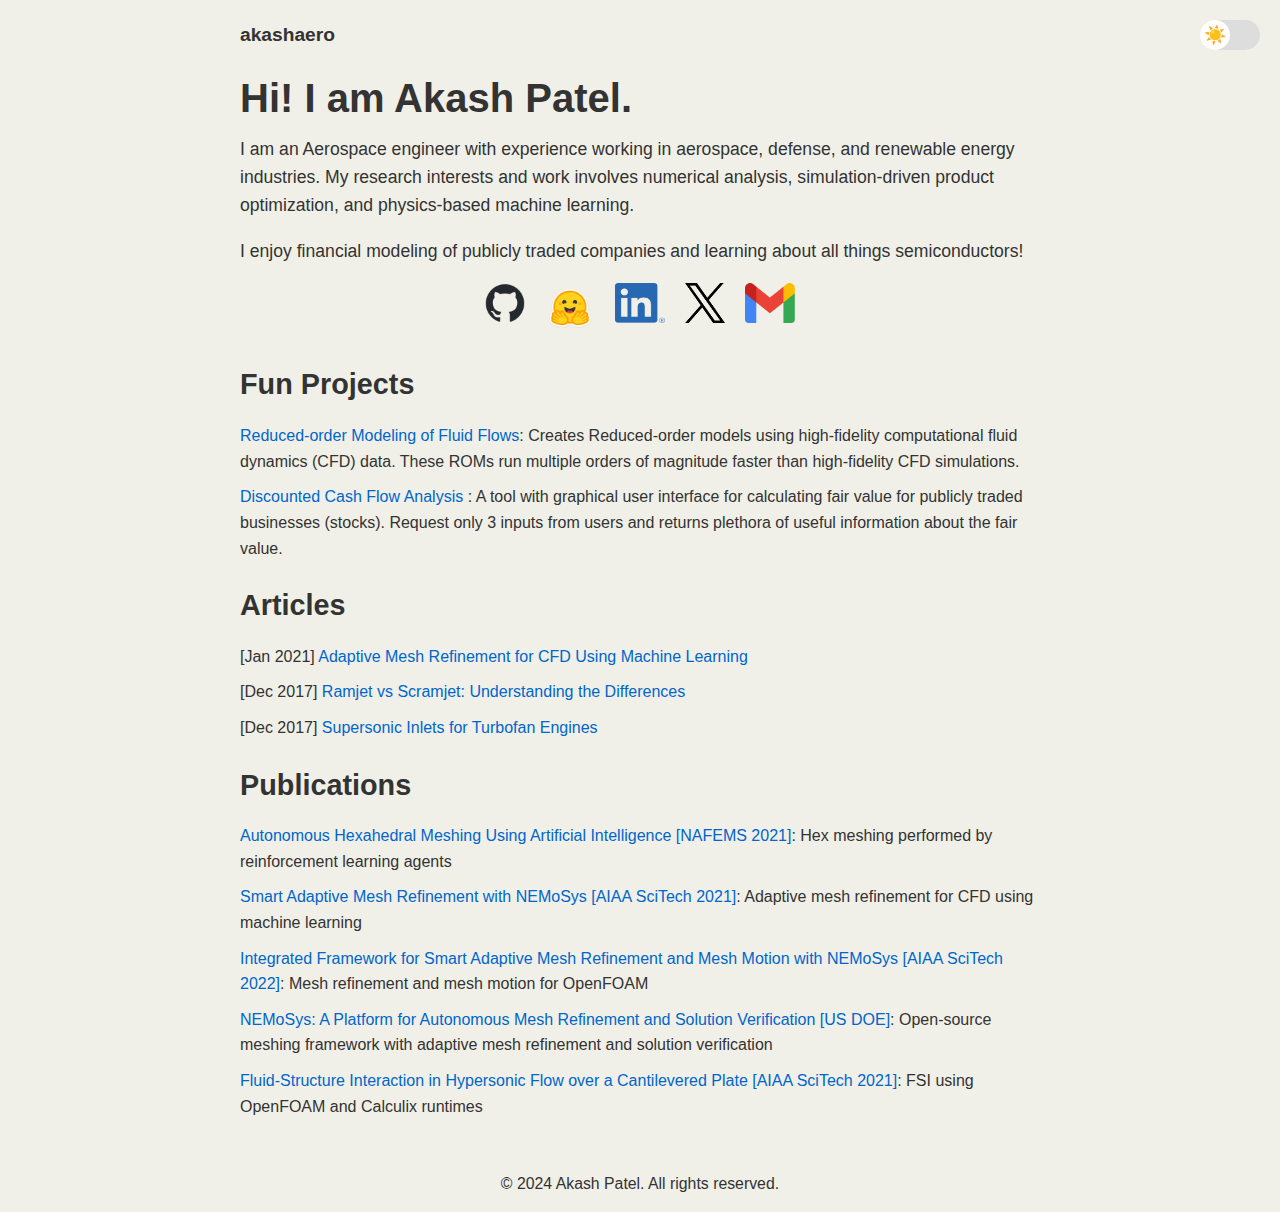
<file: index.html>
﻿<!DOCTYPE html>
<html lang="en">
<head>
    <meta charset="UTF-8">
    <meta name="viewport" content="width=device-width, initial-scale=1.0">
    <script src="assets/js/persist_dm.js"></script>
    <title>Akash Patel</title>
    <link rel="stylesheet" href="assets/css/style.css">
</head>
<body>
    <div class="loading-animation"></div>
    <div class="container">
        <header>
            <div class="header-content">
                <div class="logo">akashaero</div>
            </div>
        </header>
        <h1>Hi! I am Akash Patel.</h1>
        <p>
            I am an Aerospace engineer with experience working in aerospace, defense, and renewable energy industries. My research interests and work involves numerical analysis, simulation-driven product optimization, and physics-based machine learning.
        </p>   
        <p>
            I enjoy financial modeling of publicly traded companies and learning about all things semiconductors!
        </p>

        <div class="social-links">
            <a href="https://github.com/akashaero" target="_blank" class="github-link">
                <img src="assets/images/github_logo.png" alt="GitHub" class="light-mode-img" width="40" height="40">
                <img src="assets/images/github-dark-mode.png" alt="GitHub" class="dark-mode-img" width="40" height="40">
            </a>
            <a href="https://huggingface.co/akashaero" target="_blank">
                <img src="assets/images/hf-logo.png" width="50" height="50">
            </a>
            <a href="https://www.linkedin.com/in/patel-akash95/" target="_blank">
                <img src="assets/images/linkedin_logo.png" width="50" height="40">
            </a>
            <a href="https://twitter.com/AkashAero_" target="_blank" class="twitter-link">
                <img src="assets/images/twitter_logo.png" alt="Twitter" class="light-mode-img" width="40" height="40">
                <img src="assets/images/twitter_logo_dm.png" alt="Twitter" class="dark-mode-img" width="40" height="40">
            </a>
            <a href="mailto:patelakash9596@gmail.com" target="_blank">
                <img src="assets/images/Gmail_Logo.png" width="50" height="40">
            </a>
        </div>

        <h2>Fun Projects</h2>
        <ul>
            <li>
                <a href="https://github.com/IllinoisRocstar/AccelerateCFD_CE" target="_blank">Reduced-order Modeling of Fluid Flows</a>: Creates Reduced-order models using high-fidelity computational fluid dynamics (CFD) data. These ROMs run multiple orders of magnitude faster than high-fidelity CFD simulations.
            </li>
            <li>
                <a href="https://github.com/akashaero/Intrinsic-Value-Calculator" target="_blank">Discounted Cash Flow Analysis </a>: A tool with graphical user interface for calculating fair value for publicly traded businesses (stocks). Request only 3 inputs from users and returns plethora of useful information about the fair value.
            </li>
        </ul>

        <h2>Articles</h2>
        <ul>
            <li>[Jan 2021] <a href="articles/ml-amr-webpage.html">Adaptive Mesh Refinement for CFD Using Machine Learning</a></li>
            <li>[Dec 2017] <a href="articles/ramjet-scramjet-webpage.html">Ramjet vs Scramjet: Understanding the Differences</a></li>
            <li>[Dec 2017] <a href="articles/supersonic-inlet-webpage.html">Supersonic Inlets for Turbofan Engines</a></li>
        </ul>

        <h2>Publications</h2>
        <ul>
            <li><a href="https://www.nafems.org/publications/resource_center/nwc21-501-b/" target="_blank">Autonomous Hexahedral Meshing Using Artificial Intelligence [NAFEMS 2021]</a>: Hex meshing performed by reinforcement learning agents</li>
            <li><a href="https://arc.aiaa.org/doi/abs/10.2514/6.2021-1239" target="_blank">Smart Adaptive Mesh Refinement with NEMoSys [AIAA SciTech 2021]</a>: Adaptive mesh refinement for CFD using machine learning</li>
            <li><a href="https://arc.aiaa.org/doi/abs/10.2514/6.2022-0974" target="_blank">Integrated Framework for Smart Adaptive Mesh Refinement and Mesh Motion with NEMoSys [AIAA SciTech 2022]</a>: Mesh refinement and mesh motion for OpenFOAM</li>
            <li><a href="https://www.osti.gov/biblio/1906476" target="_blank">NEMoSys: A Platform for Autonomous Mesh Refinement and Solution Verification [US DOE]</a>: Open-source meshing framework with adaptive mesh refinement and solution verification</li>
            <li><a href="https://arc.aiaa.org/doi/abs/10.2514/6.2022-0294" target="_blank">Fluid-Structure Interaction in Hypersonic Flow over a Cantilevered Plate [AIAA SciTech 2021]</a>: FSI using OpenFOAM and Calculix runtimes</li>
        </ul>
    </div>

    <footer>
        <div class="footer-content">
            <p>&copy; 2024 Akash Patel. All rights reserved.</p>
        </div>
    </footer>

    <div class="dark-mode-switch" onclick="toggleDarkMode()">
        <div class="switch-thumb">☀️</div>
    </div>

    <script src="assets/js/scripts.js"></script>
</body>
</html>
</file>
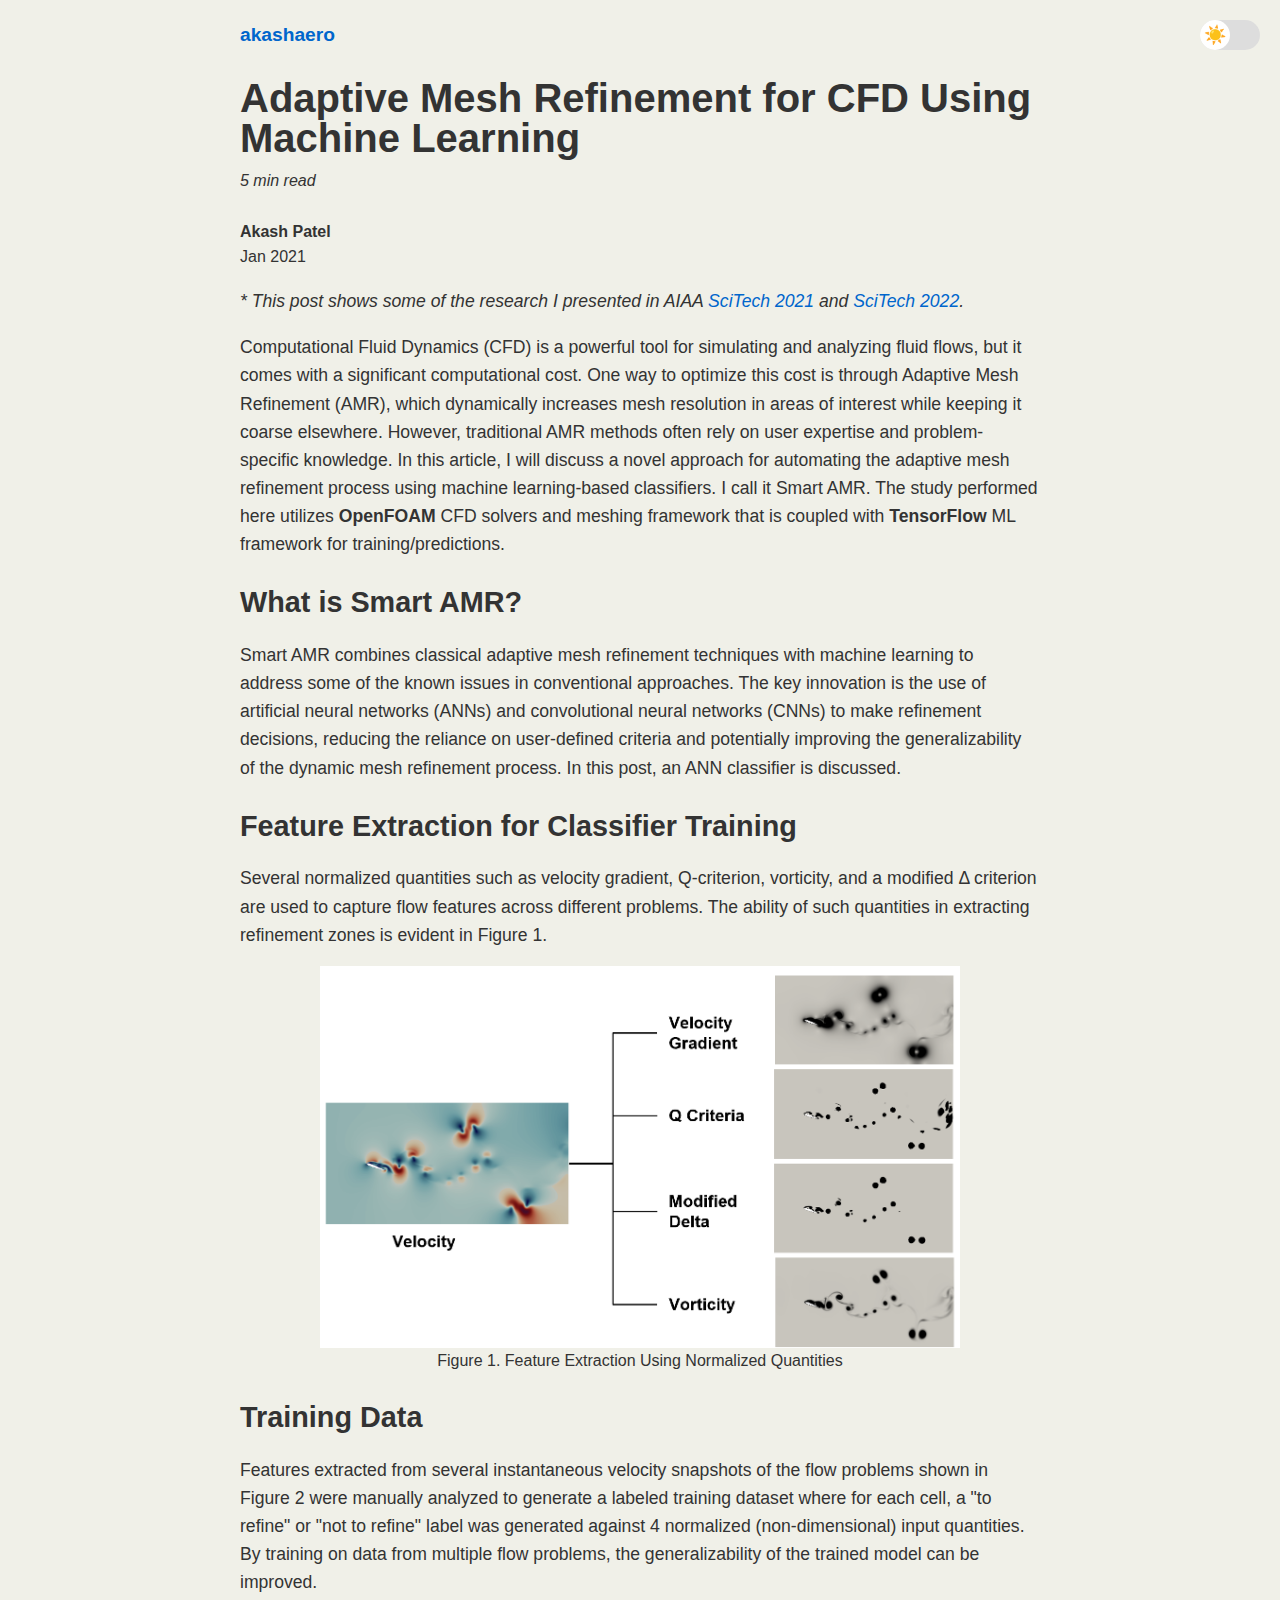
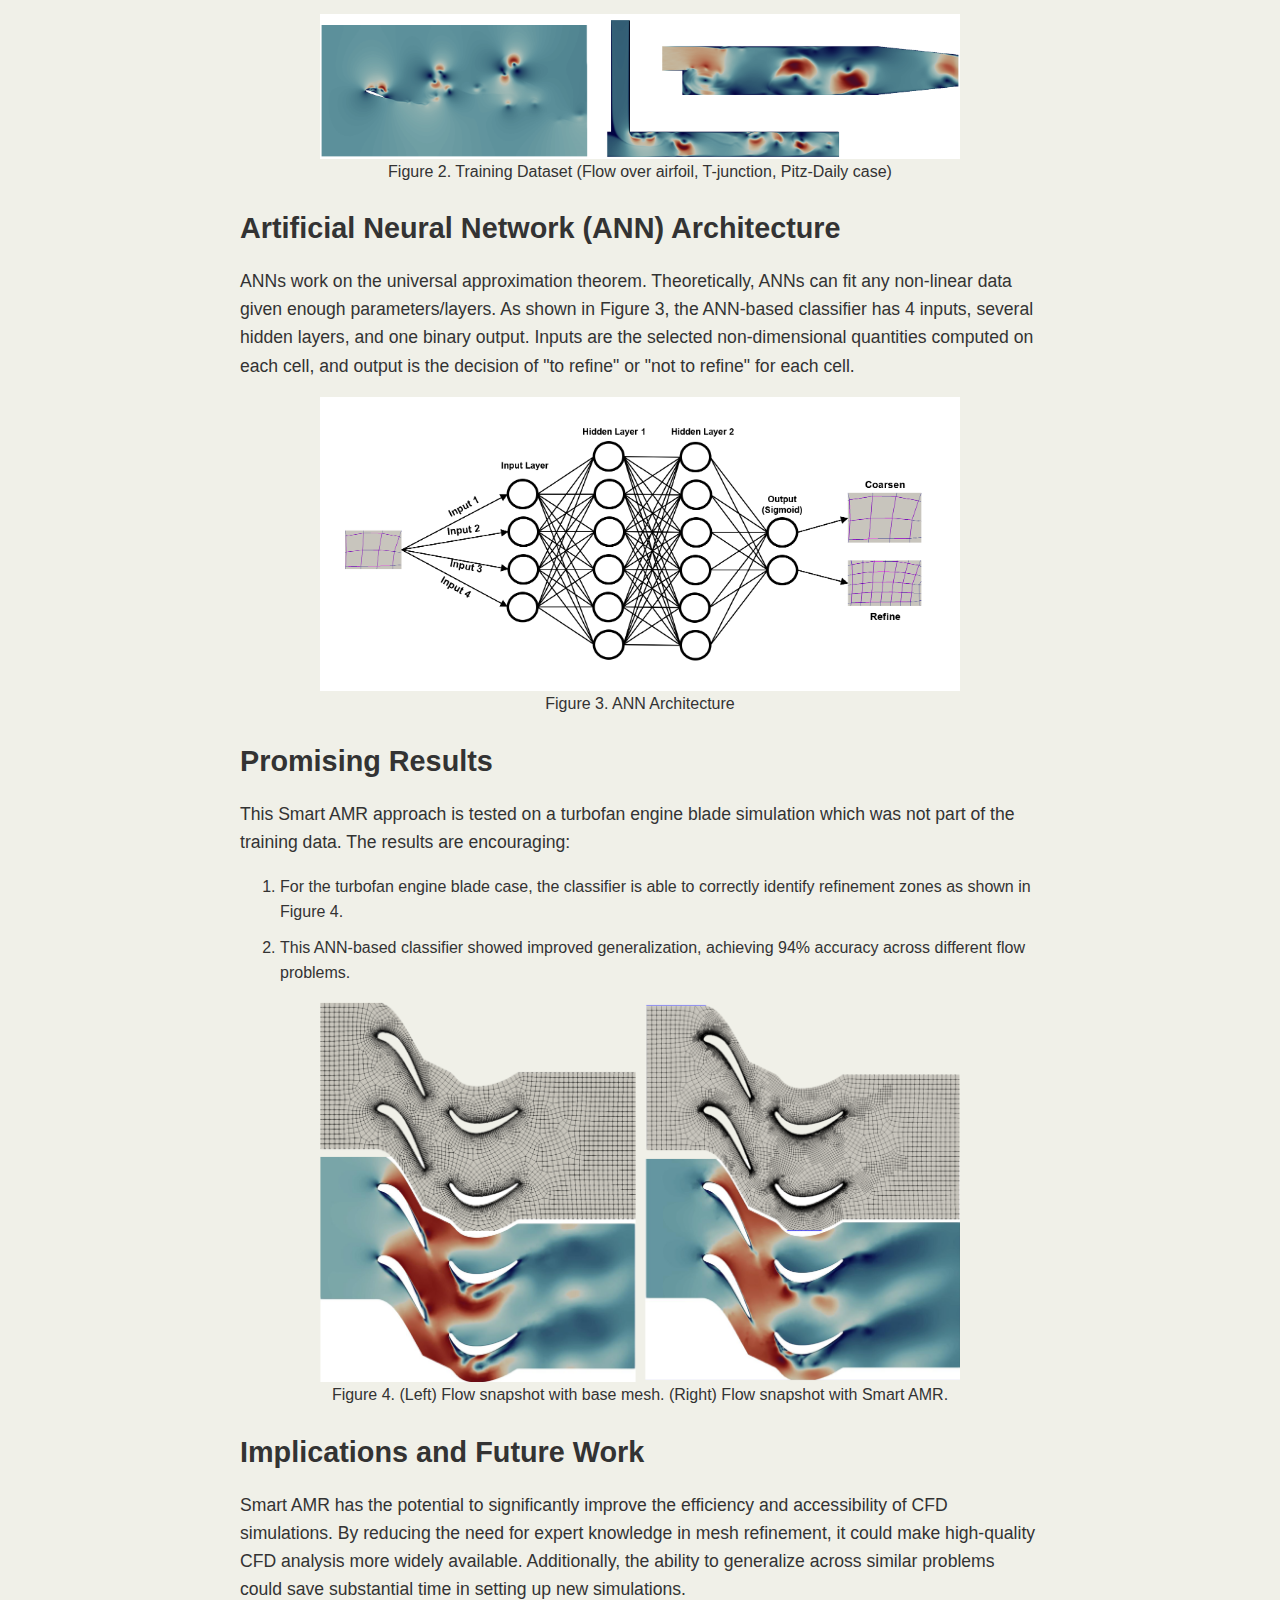
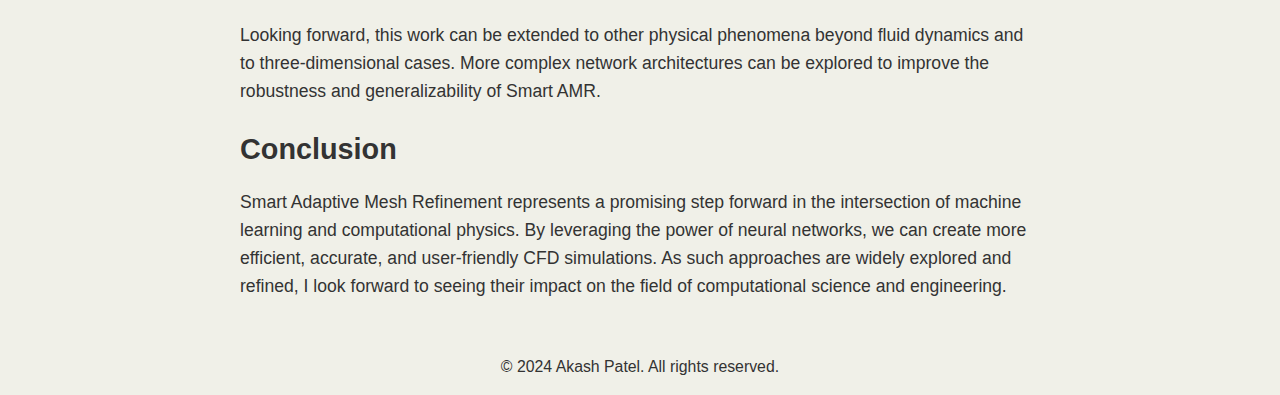
<file: articles/ml-amr-webpage.html>
<!DOCTYPE html>
<html lang="en">
<head>
    <meta charset="UTF-8">
    <meta name="viewport" content="width=device-width, initial-scale=1.0">

    <meta property="og:title" content="Adaptive Mesh Refinement for CFD Using Machine Learning">
    <meta property="og:description" content="Generelizable neural network classifiers for mesh refinement predictions on several flow problems">
    <meta property="og:image" content="https://akashaero.github.io/assets/images/articles/samr_blade.png">
    <meta property="og:url" content="https://akashaero.github.io/articles/ml-amr-webpage.html">
    <meta property="og:type" content="article">
    <meta property="og:site_name" content="akashaero">
    <meta property="article:author" content="Akash Patel">
    <meta name="twitter:url" content="https://akashaero.github.io/articles/ml-amr-webpage.html">
    <meta name="twitter:card" content="summary_large_image">
    <meta name="twitter:site" content="@AkashAero_">
    <meta name="twitter:creator" content="@AkashAero_">
    <meta name="twitter:title" content="Adaptive Mesh Refinement for CFD Using Machine Learning">
    <meta name="twitter:description" content="Generelizable neural network classifiers for mesh refinement predictions on several flow problems">
    <meta name="twitter:image" content="https://akashaero.github.io/assets/images/articles/samr_blade.png">

    <title>Adaptive Mesh Refinement for CFD Using Machine Learning</title>
    <script src="../assets/js/persist_dm.js"></script>
    <link rel="stylesheet" href="../assets/css/style.css">
</head>
<body>
    <div class="container">
        <header>
            <a href="https://akashaero.github.io">
                <div class="header-content">
                    <div class="logo"><b>akashaero</b></div>
                </div>
            </a>
        </header>
        <h1>Adaptive Mesh Refinement for CFD Using Machine Learning</h1>
        <p_date><i><span id="reading-time"></span></i></p_date><br><br>
        <p_author>Akash Patel</p_author><br>
        <p_date>Jan 2021</p_date>

        <p>
            <i>* This post shows some of the research I presented in AIAA <a href="https://arc.aiaa.org/doi/abs/10.2514/6.2021-1239" target="_blank">SciTech 2021</a> and <a href="https://arc.aiaa.org/doi/abs/10.2514/6.2022-0974" target="_blank">SciTech 2022</a>.</i>
        </p>

        <p>
            Computational Fluid Dynamics (CFD) is a powerful tool for simulating and analyzing fluid flows, but it comes with a significant computational cost. One way to optimize this cost is through Adaptive Mesh Refinement (AMR), which dynamically increases mesh resolution in areas of interest while keeping it coarse elsewhere. However, traditional AMR methods often rely on user expertise and problem-specific knowledge. In this article, I will discuss a novel approach for automating the adaptive mesh refinement process using machine learning-based classifiers. I call it Smart AMR. The study performed here utilizes <strong>OpenFOAM</strong> CFD solvers and meshing framework that is coupled with <strong>TensorFlow</strong> ML framework for training/predictions.
        </p>

        <h2>What is Smart AMR?</h2>

        <p>
            Smart AMR combines classical adaptive mesh refinement techniques with machine learning to address some of the known issues in conventional approaches. The key innovation is the use of artificial neural networks (ANNs) and convolutional neural networks (CNNs) to make refinement decisions, reducing the reliance on user-defined criteria and potentially improving the generalizability of the dynamic mesh refinement process. In this post, an ANN classifier is discussed.
        </p>

        <h2>Feature Extraction for Classifier Training</h2>

        <p>
            Several normalized quantities such as velocity gradient, Q-criterion, vorticity, and a modified Δ criterion are used to capture flow features across different problems. The ability of such quantities in extracting refinement zones is evident in Figure 1.
        </p>

        <img src="../assets/images/articles/feat_extract.png" id="Figure1" class="center">
        <figcaption><center>Figure 1. Feature Extraction Using Normalized Quantities</center></figcaption>

        <h2>Training Data</h2>
        <p>
            Features extracted from several instantaneous velocity snapshots of the flow problems shown in Figure 2 were manually analyzed to generate a labeled training dataset where for each cell, a "to refine" or "not to refine" label was generated against 4 normalized (non-dimensional) input quantities. By training on data from multiple flow problems, the generalizability of the trained model can be improved.
        </p>

        <img src="../assets/images/articles/All_Full_Order_Probs.png" id="Figure2" class="center">
        <figcaption><center>Figure 2. Training Dataset (Flow over airfoil, T-junction, Pitz-Daily case)</center></figcaption>

        <h2>Artificial Neural Network (ANN) Architecture</h2>

        <p>
            ANNs work on the universal approximation theorem. Theoretically, ANNs can fit any non-linear data given enough parameters/layers. As shown in Figure 3, the ANN-based classifier has 4 inputs, several hidden layers, and one binary output. Inputs are the selected non-dimensional quantities computed on each cell, and output is the decision of "to refine" or "not to refine" for each cell.
        </p>

        <img src="../assets/images/articles/NN_Arch.png" id="Figure2" class="center">
        <figcaption><center>Figure 3. ANN Architecture</center></figcaption>
        
        <h2>Promising Results</h2>
        <p>
            This Smart AMR approach is tested on a turbofan engine blade simulation which was not part of the training data. The results are encouraging:
        </p>

        <ol>
            <li>For the turbofan engine blade case, the classifier is able to correctly identify refinement zones as shown in Figure 4.</li>
            <li>This ANN-based classifier showed improved generalization, achieving 94% accuracy across different flow problems.</li>
        </ol>

        <img src="../assets/images/articles/samr_blade.png" id="Figure2" class="center">
        <figcaption><center>Figure 4. (Left) Flow snapshot with base mesh. (Right) Flow snapshot with Smart AMR.</center></figcaption>

        <h2>Implications and Future Work</h2>

        <p>
            Smart AMR has the potential to significantly improve the efficiency and accessibility of CFD simulations. By reducing the need for expert knowledge in mesh refinement, it could make high-quality CFD analysis more widely available. Additionally, the ability to generalize across similar problems could save substantial time in setting up new simulations.
        </p>

        <p>
            Looking forward, this work can be extended to other physical phenomena beyond fluid dynamics and to three-dimensional cases. More complex network architectures can be explored to improve the robustness and generalizability of Smart AMR.
        </p>

        <h2>Conclusion</h2>

        <p>
            Smart Adaptive Mesh Refinement represents a promising step forward in the intersection of machine learning and computational physics. By leveraging the power of neural networks, we can create more efficient, accurate, and user-friendly CFD simulations. As such approaches are widely explored and refined, I look forward to seeing their impact on the field of computational science and engineering.
        </p>
    </div>

    <footer>
        <div class="footer-content">
            <p>&copy; 2024 Akash Patel. All rights reserved.</p>
        </div>
    </footer>

    <div class="dark-mode-switch" onclick="toggleDarkMode()">
        <div class="switch-thumb">☀️</div>
    </div>

    <script src="../assets/js/scripts.js"></script>
</body>
</html>
</file>
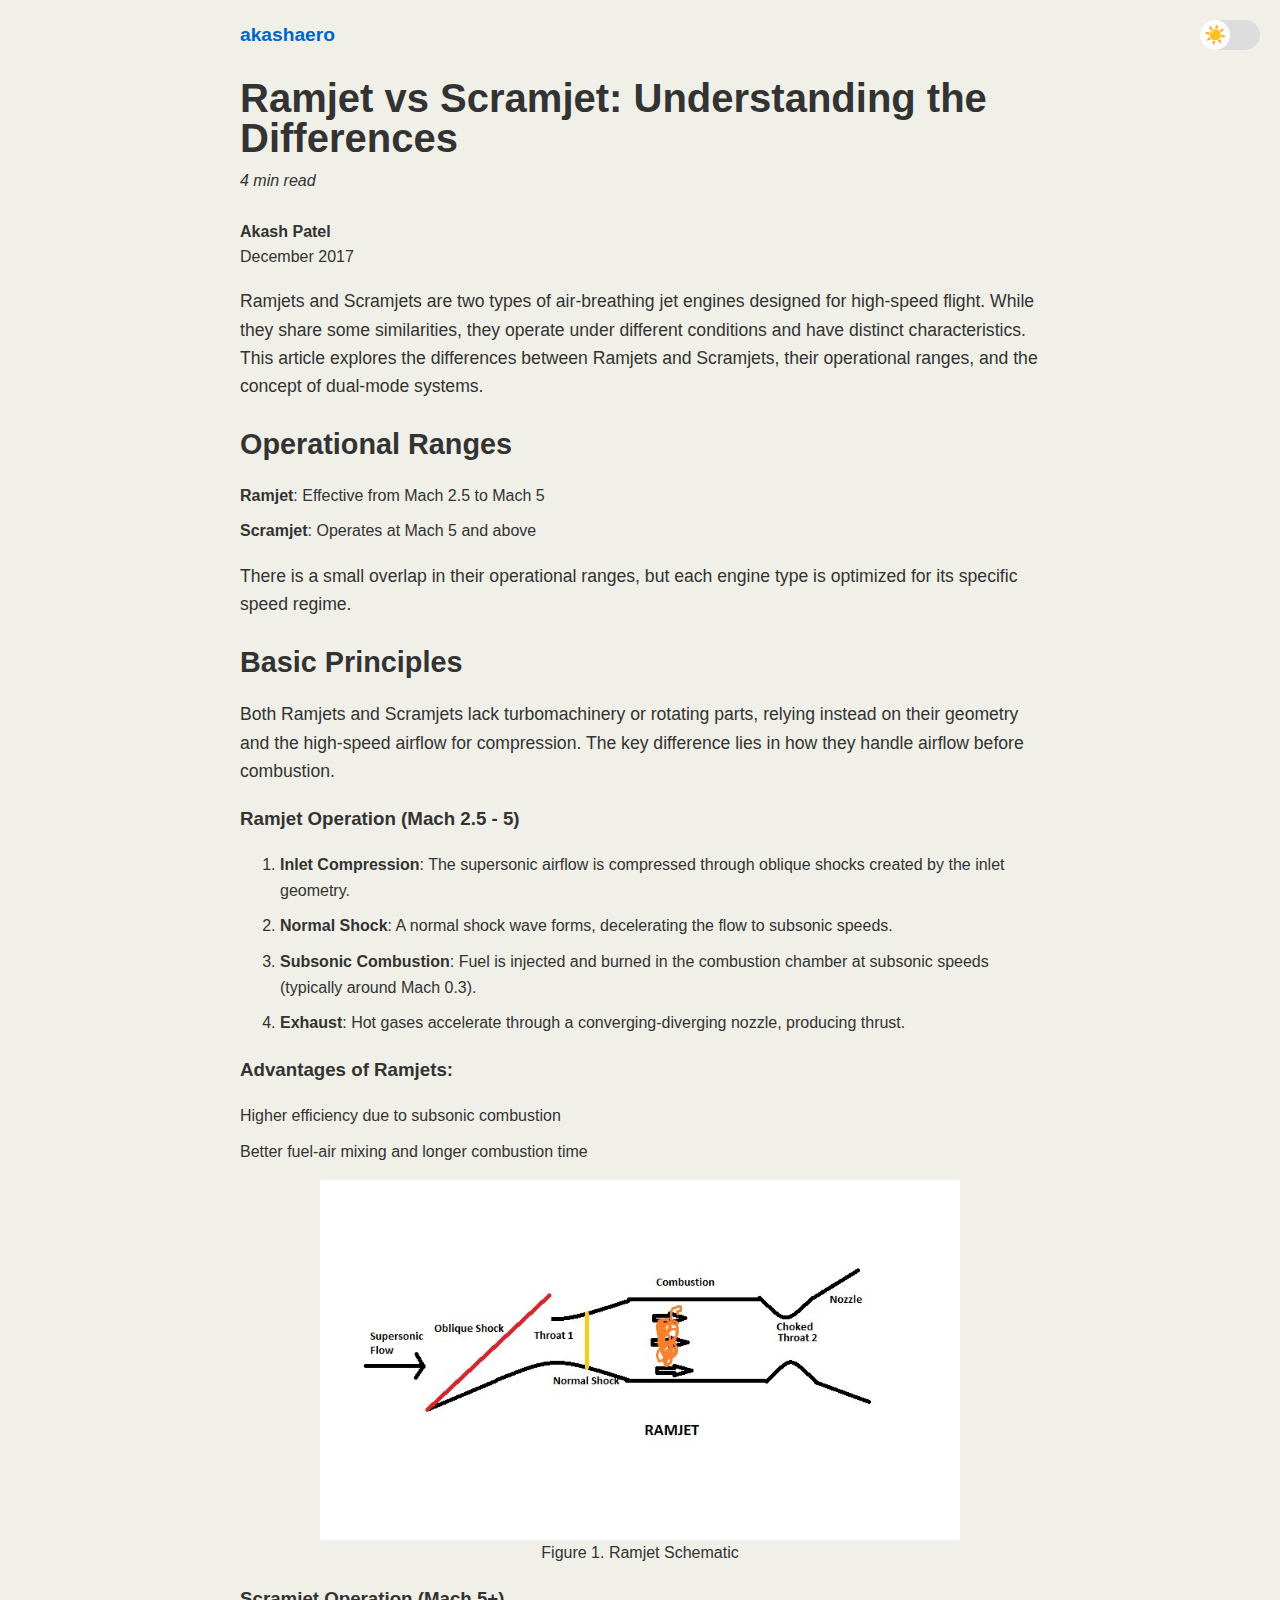
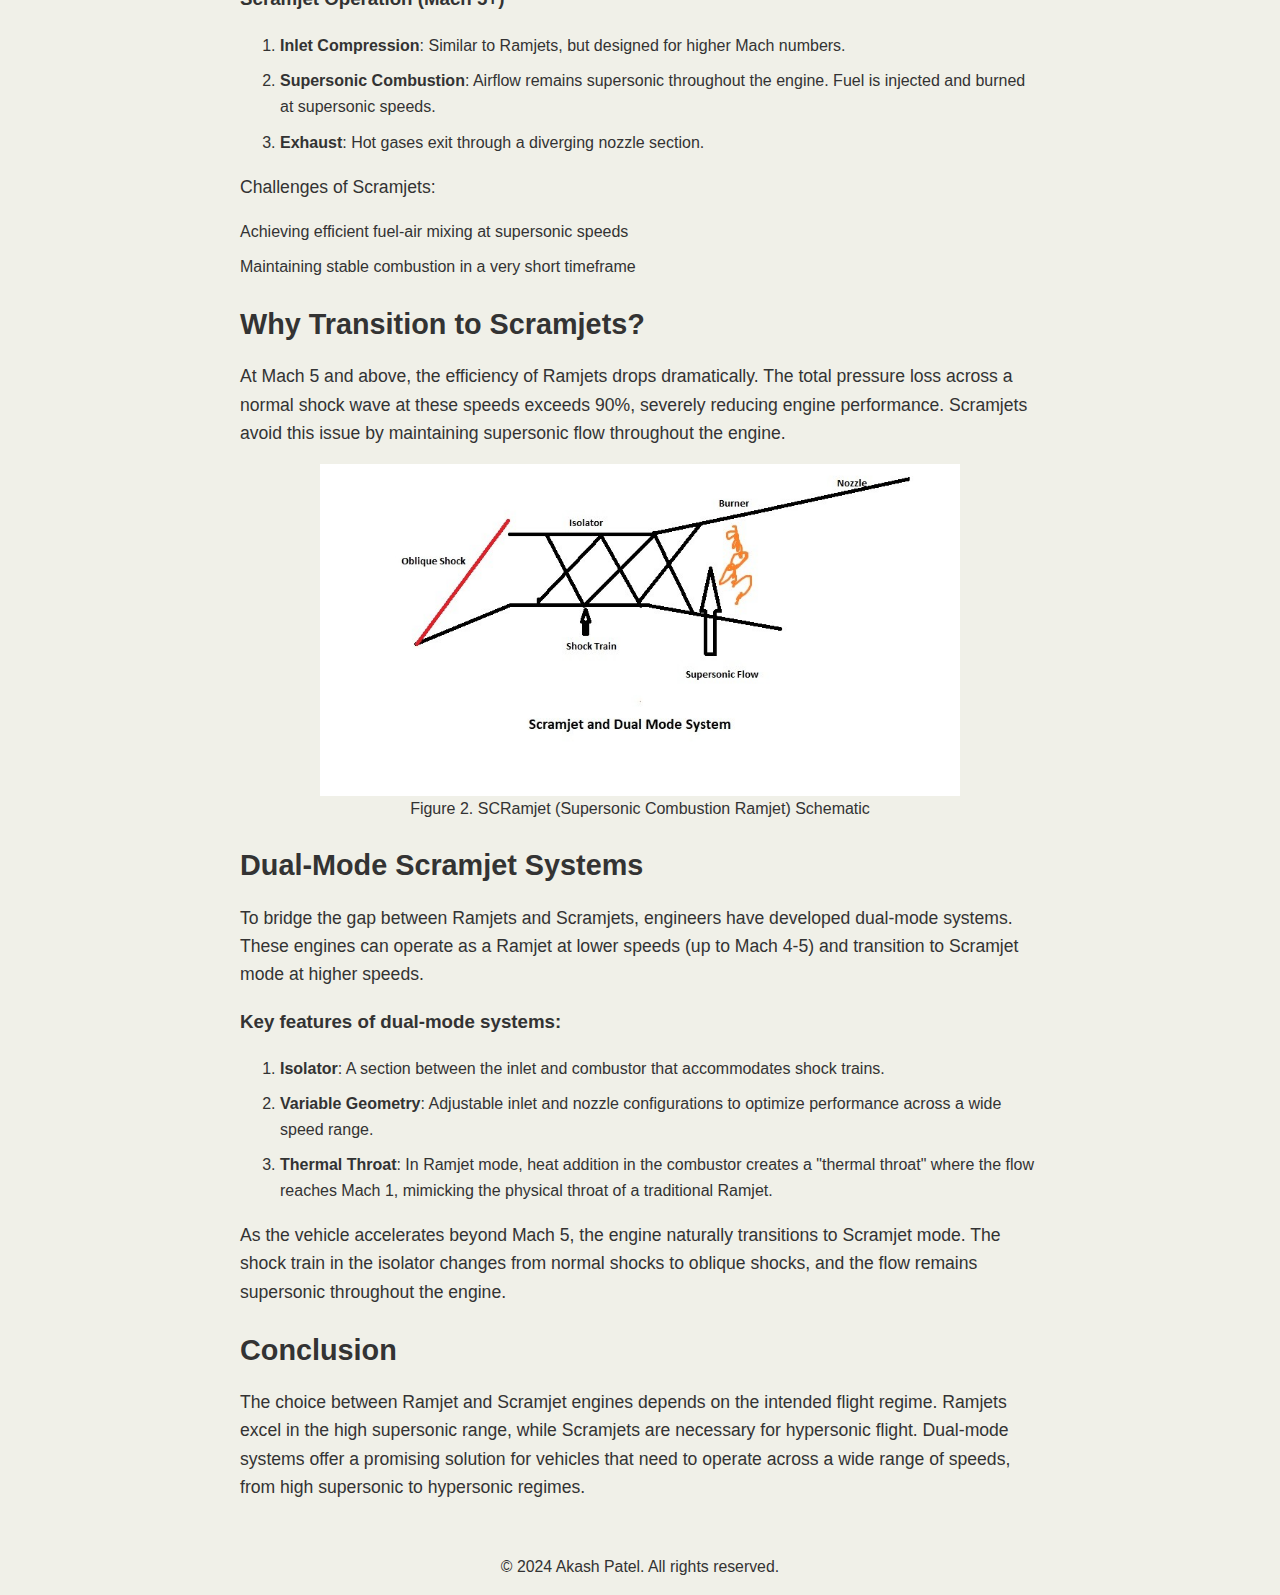
<file: articles/ramjet-scramjet-webpage.html>
<!DOCTYPE html>
<html lang="en">
<head>
    <meta charset="UTF-8">
    <meta name="viewport" content="width=device-width, initial-scale=1.0">

    <meta property="og:title" content="Ramjet vs Scramjet: Understanding the Differences">
    <meta property="og:description" content="Demystifying the workings of Ramjets and Scramjets">
    <meta property="og:image" content="https://akashaero.github.io/assets/images/articles/scramjet.png">
    <meta property="og:url" content="https://akashaero.github.io/articles/ramjet-scramjet-webpage.html">
    <meta property="og:type" content="article">
    <meta property="og:site_name" content="akashaero">
    <meta property="article:author" content="Akash Patel">
    <meta name="twitter:url" content="https://akashaero.github.io/articles/ramjet-scramjet-webpage.html">
    <meta name="twitter:card" content="summary_large_image">
    <meta name="twitter:site" content="@AkashAero_">
    <meta name="twitter:creator" content="@AkashAero_">
    <meta name="twitter:title" content="Ramjet vs Scramjet: Understanding the Differences">
    <meta name="twitter:description" content="Demystifying the workings of Ramjets and Scramjets">
    <meta name="twitter:image" content="https://akashaero.github.io/assets/images/articles/scramjet.png">

    <title>Ramjet vs Scramjet: Understanding the Differences</title>
    <script src="../assets/js/persist_dm.js"></script>
    <link rel="stylesheet" href="../assets/css/style.css">
</head>
<body>
    <div class="container">
        <header>
            <a href="https://akashaero.github.io">
                <div class="header-content">
                    <div class="logo"><b>akashaero</b></div>
                </div>
            </a>
        </header>
        <h1>Ramjet vs Scramjet: Understanding the Differences</h1>
        <p_date><i><span id="reading-time"></span></i></p_date><br><br>
        <p_author>Akash Patel</p_author><br>
        <p_date>December 2017</p_date><br>

        <p>Ramjets and Scramjets are two types of air-breathing jet engines designed for high-speed flight. While they share some similarities, they operate under different conditions and have distinct characteristics. This article explores the differences between Ramjets and Scramjets, their operational ranges, and the concept of dual-mode systems.</p>

        <h2>Operational Ranges</h2>
        <ul>
            <li><strong>Ramjet</strong>: Effective from Mach 2.5 to Mach 5</li>
            <li><strong>Scramjet</strong>: Operates at Mach 5 and above</li>
        </ul>
        <p>There is a small overlap in their operational ranges, but each engine type is optimized for its specific speed regime.</p>

        <h2>Basic Principles</h2>
        <p>Both Ramjets and Scramjets lack turbomachinery or rotating parts, relying instead on their geometry and the high-speed airflow for compression. The key difference lies in how they handle airflow before combustion.</p>

        <h3>Ramjet Operation (Mach 2.5 - 5)</h3>
        <ol>
            <li><strong>Inlet Compression</strong>: The supersonic airflow is compressed through oblique shocks created by the inlet geometry.</li>
            <li><strong>Normal Shock</strong>: A normal shock wave forms, decelerating the flow to subsonic speeds.</li>
            <li><strong>Subsonic Combustion</strong>: Fuel is injected and burned in the combustion chamber at subsonic speeds (typically around Mach 0.3).</li>
            <li><strong>Exhaust</strong>: Hot gases accelerate through a converging-diverging nozzle, producing thrust.</li>
        </ol>

        <h3>Advantages of Ramjets:</h3>
        <ul>
            <li>Higher efficiency due to subsonic combustion</li>
            <li>Better fuel-air mixing and longer combustion time</li>
        </ul>

        <img src="../assets/images/articles/ramjet.png" alt="ramjet" class="center">
        <figcaption><center>Figure 1. Ramjet Schematic</center></figcaption>

        <h3>Scramjet Operation (Mach 5+)</h3>
        <ol>
            <li><strong>Inlet Compression</strong>: Similar to Ramjets, but designed for higher Mach numbers.</li>
            <li><strong>Supersonic Combustion</strong>: Airflow remains supersonic throughout the engine. Fuel is injected and burned at supersonic speeds.</li>
            <li><strong>Exhaust</strong>: Hot gases exit through a diverging nozzle section.</li>
        </ol>

        <p>Challenges of Scramjets:</p>
        <ul>
            <li>Achieving efficient fuel-air mixing at supersonic speeds</li>
            <li>Maintaining stable combustion in a very short timeframe</li>
        </ul>

        <h2>Why Transition to Scramjets?</h2>
        <p>At Mach 5 and above, the efficiency of Ramjets drops dramatically. The total pressure loss across a normal shock wave at these speeds exceeds 90%, severely reducing engine performance. Scramjets avoid this issue by maintaining supersonic flow throughout the engine.</p>

        <img src="../assets/images/articles/scramjet.png" alt="scramjet" class="center">
        <figcaption><center>Figure 2. SCRamjet (Supersonic Combustion Ramjet) Schematic</center></figcaption>

        <h2>Dual-Mode Scramjet Systems</h2>
        <p>To bridge the gap between Ramjets and Scramjets, engineers have developed dual-mode systems. These engines can operate as a Ramjet at lower speeds (up to Mach 4-5) and transition to Scramjet mode at higher speeds.</p>

        <h3>Key features of dual-mode systems:</h3>
        <ol>
            <li><strong>Isolator</strong>: A section between the inlet and combustor that accommodates shock trains.</li>
            <li><strong>Variable Geometry</strong>: Adjustable inlet and nozzle configurations to optimize performance across a wide speed range.</li>
            <li><strong>Thermal Throat</strong>: In Ramjet mode, heat addition in the combustor creates a "thermal throat" where the flow reaches Mach 1, mimicking the physical throat of a traditional Ramjet.</li>
        </ol>

        <p>As the vehicle accelerates beyond Mach 5, the engine naturally transitions to Scramjet mode. The shock train in the isolator changes from normal shocks to oblique shocks, and the flow remains supersonic throughout the engine.</p>

        <h2>Conclusion</h2>
        <p>The choice between Ramjet and Scramjet engines depends on the intended flight regime. Ramjets excel in the high supersonic range, while Scramjets are necessary for hypersonic flight. Dual-mode systems offer a promising solution for vehicles that need to operate across a wide range of speeds, from high supersonic to hypersonic regimes.</p>
    </div>

    <footer>
        <div class="footer-content">
            <p>&copy; 2024 Akash Patel. All rights reserved.</p>
        </div>
    </footer>

    <div class="dark-mode-switch" onclick="toggleDarkMode()">
        <div class="switch-thumb">☀️</div>
    </div>

    <script src="../assets/js/scripts.js"></script>
</body>
</html>
</file>
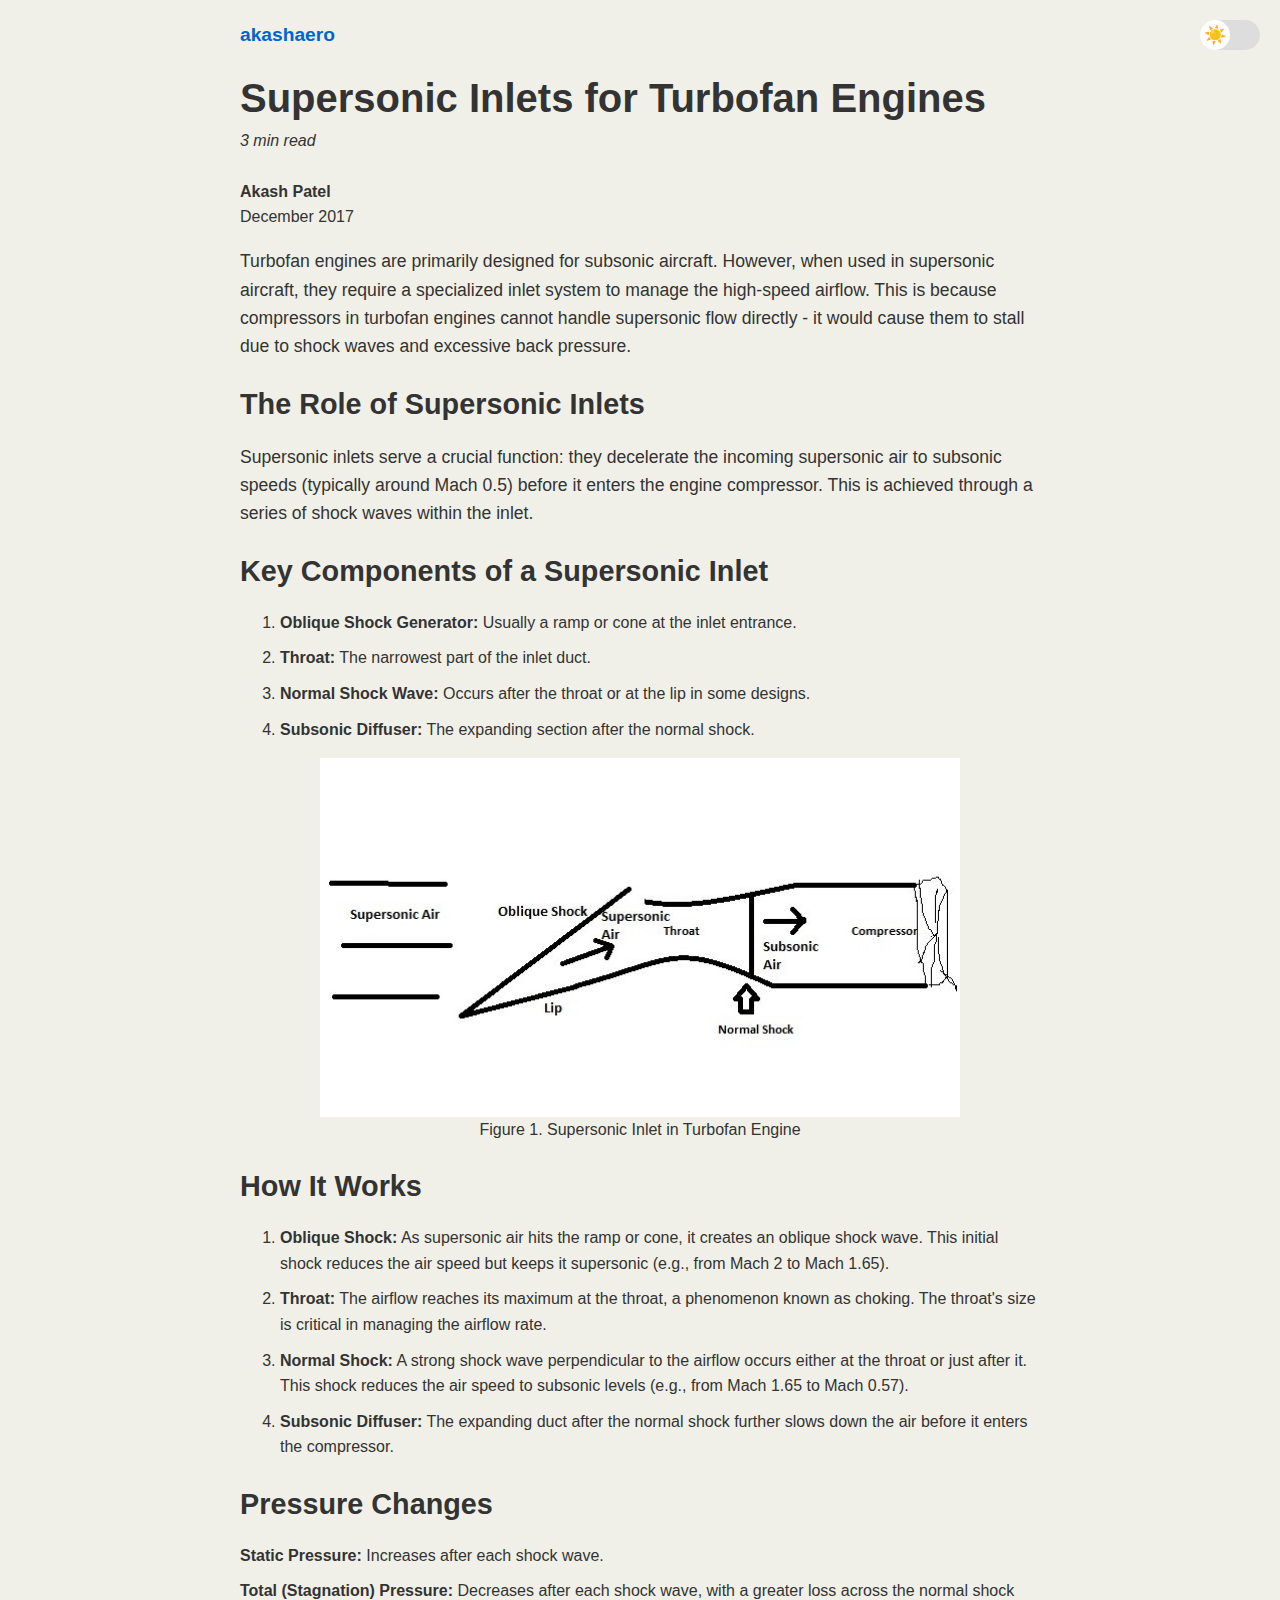
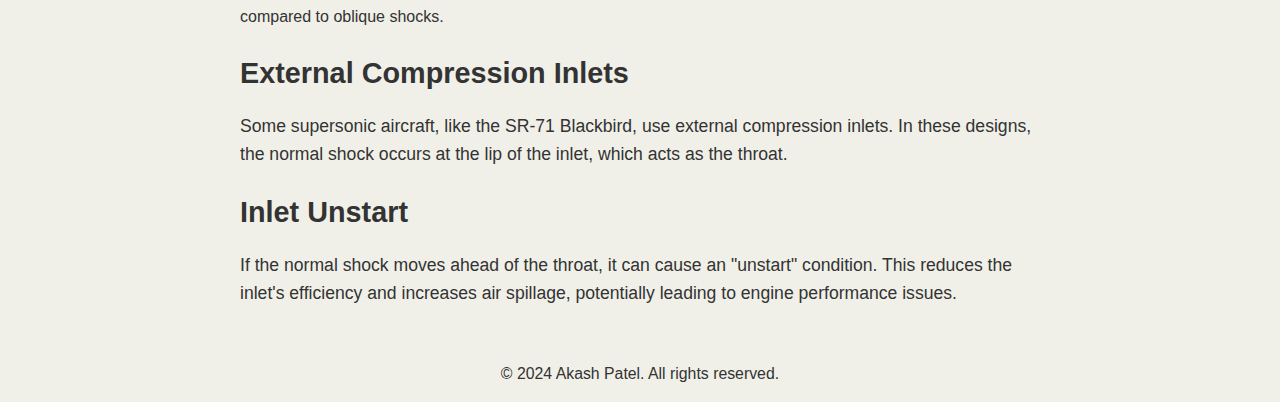
<file: articles/supersonic-inlet-webpage.html>
<!DOCTYPE html>
<html lang="en">
<head>
    <meta charset="UTF-8">
    <meta name="viewport" content="width=device-width, initial-scale=1.0">

    <meta property="og:title" content="Supersonic Inlets for Turbofan Engines">
    <meta property="og:description" content="On the need of supersonic inlets for the turbofan engines">
    <meta property="og:image" content="https://akashaero.github.io/assets/images/articles/supersonic-inlet.png">
    <meta property="og:url" content="https://akashaero.github.io/articles/supersonic-inlet-webpage.html">
    <meta property="og:type" content="article">
    <meta property="og:site_name" content="akashaero">
    <meta property="article:author" content="Akash Patel">
    <meta name="twitter:url" content="https://akashaero.github.io/articles/supersonic-inlet-webpage.html">
    <meta name="twitter:card" content="summary_large_image">
    <meta name="twitter:site" content="@AkashAero_">
    <meta name="twitter:creator" content="@AkashAero_">
    <meta name="twitter:title" content="Supersonic Inlets for Turbofan Engines">
    <meta name="twitter:description" content="On the need of supersonic inlets for the turbofan engines">
    <meta name="twitter:image" content="https://akashaero.github.io/assets/images/articles/supersonic-inlet.png">

    <title>Supersonic Inlets for Turbofan Engines</title>
    <script src="../assets/js/persist_dm.js"></script>
    <link rel="stylesheet" href="../assets/css/style.css">
</head>
<body>
    <div class="container">
        <header>
            <a href="https://akashaero.github.io">
                <div class="header-content">
                    <div class="logo"><b>akashaero</b></div>
                </div>
            </a>
        </header>
        <h1>Supersonic Inlets for Turbofan Engines</h1>
        <p_date><i><span id="reading-time"></span></i></p_date><br><br>
        <p_author><strong>Akash Patel</strong></p_author><br>
        <p_date>December 2017</p_date><br>

        <p>Turbofan engines are primarily designed for subsonic aircraft. However, when used in supersonic aircraft, they require a specialized inlet system to manage the high-speed airflow. This is because compressors in turbofan engines cannot handle supersonic flow directly - it would cause them to stall due to shock waves and excessive back pressure.</p>

        <h2>The Role of Supersonic Inlets</h2>
        <p>Supersonic inlets serve a crucial function: they decelerate the incoming supersonic air to subsonic speeds (typically around Mach 0.5) before it enters the engine compressor. This is achieved through a series of shock waves within the inlet.</p>

        <h2>Key Components of a Supersonic Inlet</h2>
        <ol>
            <li><strong>Oblique Shock Generator:</strong> Usually a ramp or cone at the inlet entrance.</li>
            <li><strong>Throat:</strong> The narrowest part of the inlet duct.</li>
            <li><strong>Normal Shock Wave:</strong> Occurs after the throat or at the lip in some designs.</li>
            <li><strong>Subsonic Diffuser:</strong> The expanding section after the normal shock.</li>
        </ol>

        <img src="../assets/images/articles/supersonic-inlet.png" alt="inlet" class="center">
        <figcaption><center>Figure 1. Supersonic Inlet in Turbofan Engine</center></figcaption>

        <h2>How It Works</h2>
        <ol>
            <li><strong>Oblique Shock:</strong> As supersonic air hits the ramp or cone, it creates an oblique shock wave. This initial shock reduces the air speed but keeps it supersonic (e.g., from Mach 2 to Mach 1.65).</li>
            <li><strong>Throat:</strong> The airflow reaches its maximum at the throat, a phenomenon known as choking. The throat's size is critical in managing the airflow rate.</li>
            <li><strong>Normal Shock:</strong> A strong shock wave perpendicular to the airflow occurs either at the throat or just after it. This shock reduces the air speed to subsonic levels (e.g., from Mach 1.65 to Mach 0.57).</li>
            <li><strong>Subsonic Diffuser:</strong> The expanding duct after the normal shock further slows down the air before it enters the compressor.</li>
        </ol>

        <h2>Pressure Changes</h2>
        <ul>
            <li><strong>Static Pressure:</strong> Increases after each shock wave.</li>
            <li><strong>Total (Stagnation) Pressure:</strong> Decreases after each shock wave, with a greater loss across the normal shock compared to oblique shocks.</li>
        </ul>

        <h2>External Compression Inlets</h2>
        <p>Some supersonic aircraft, like the SR-71 Blackbird, use external compression inlets. In these designs, the normal shock occurs at the lip of the inlet, which acts as the throat.</p>

        <h2>Inlet Unstart</h2>
        <p>If the normal shock moves ahead of the throat, it can cause an "unstart" condition. This reduces the inlet's efficiency and increases air spillage, potentially leading to engine performance issues.</p>
    </div>

    <footer>
        <div class="footer-content">
            <p>&copy; 2024 Akash Patel. All rights reserved.</p>
        </div>
    </footer>

    <div class="dark-mode-switch" onclick="toggleDarkMode()">
        <div class="switch-thumb">☀️</div>
    </div>

    <script src="../assets/js/scripts.js"></script>
</body>
</html>
</file>
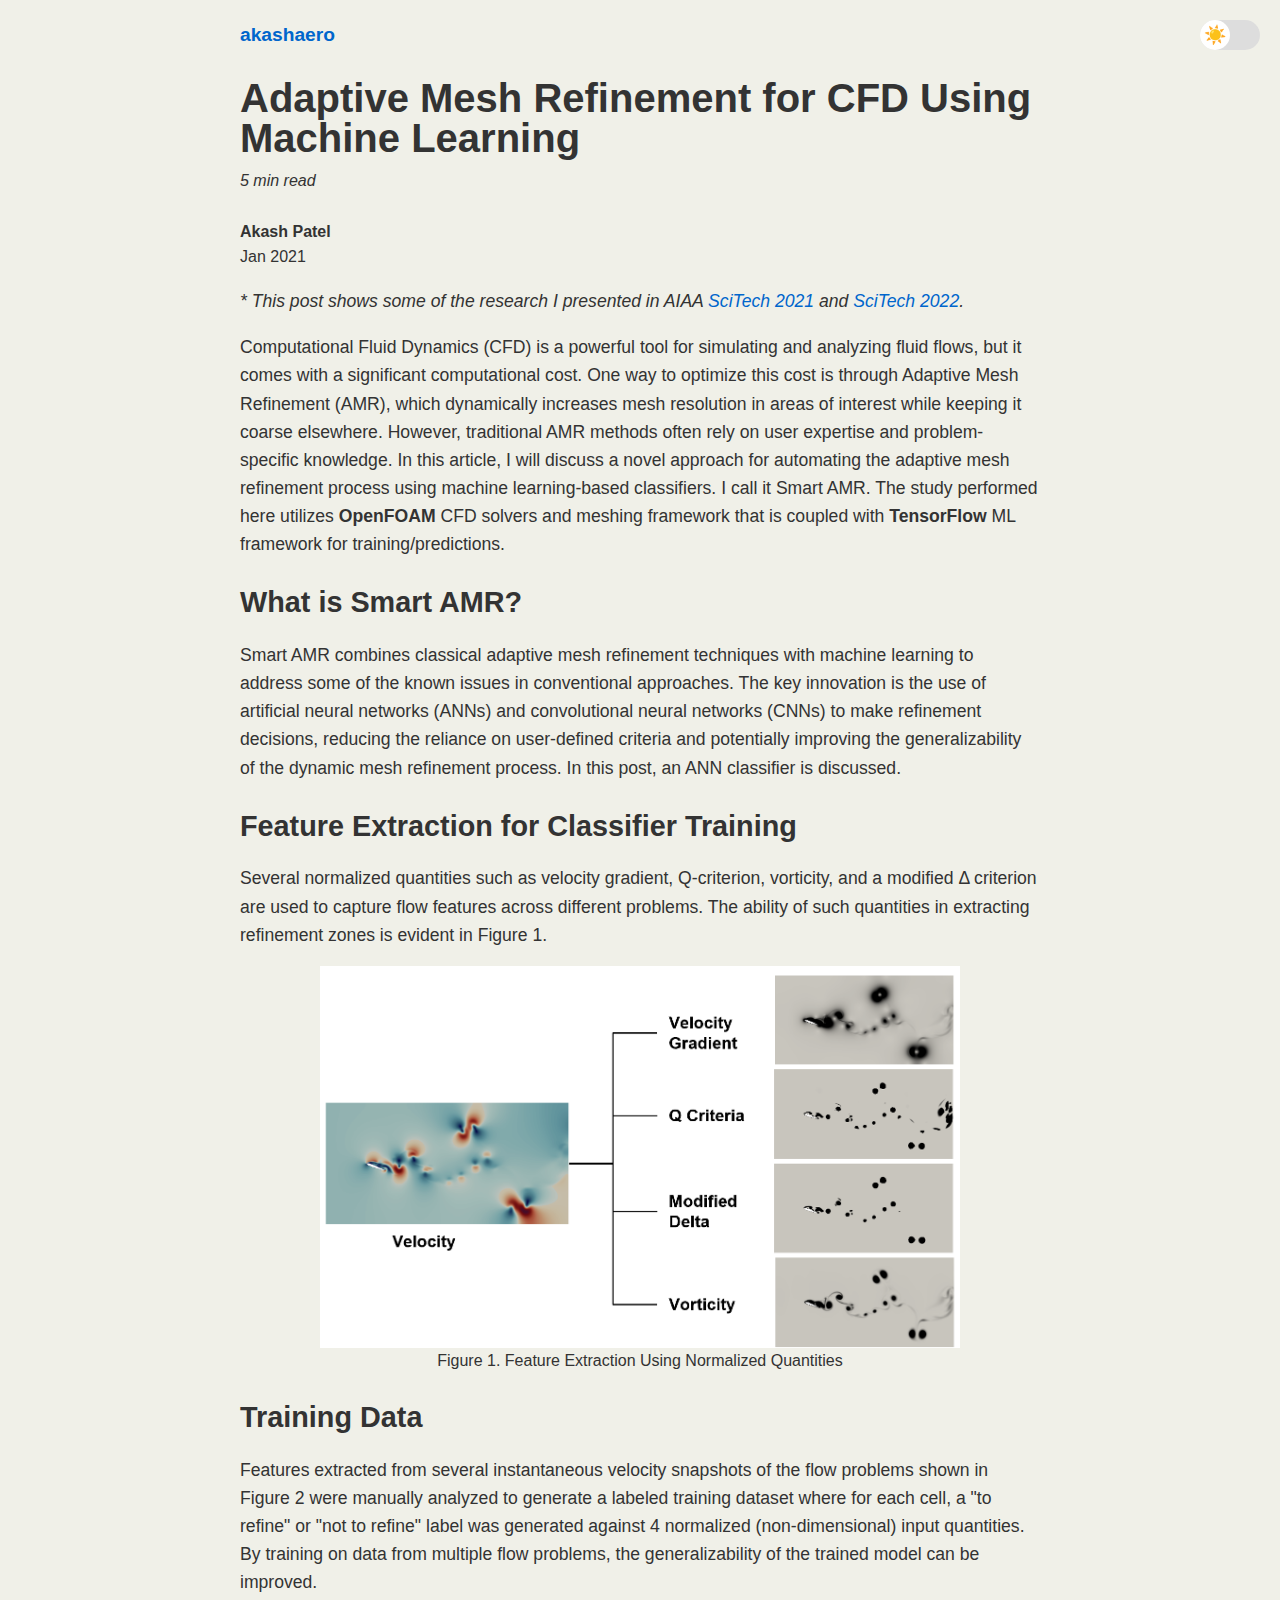
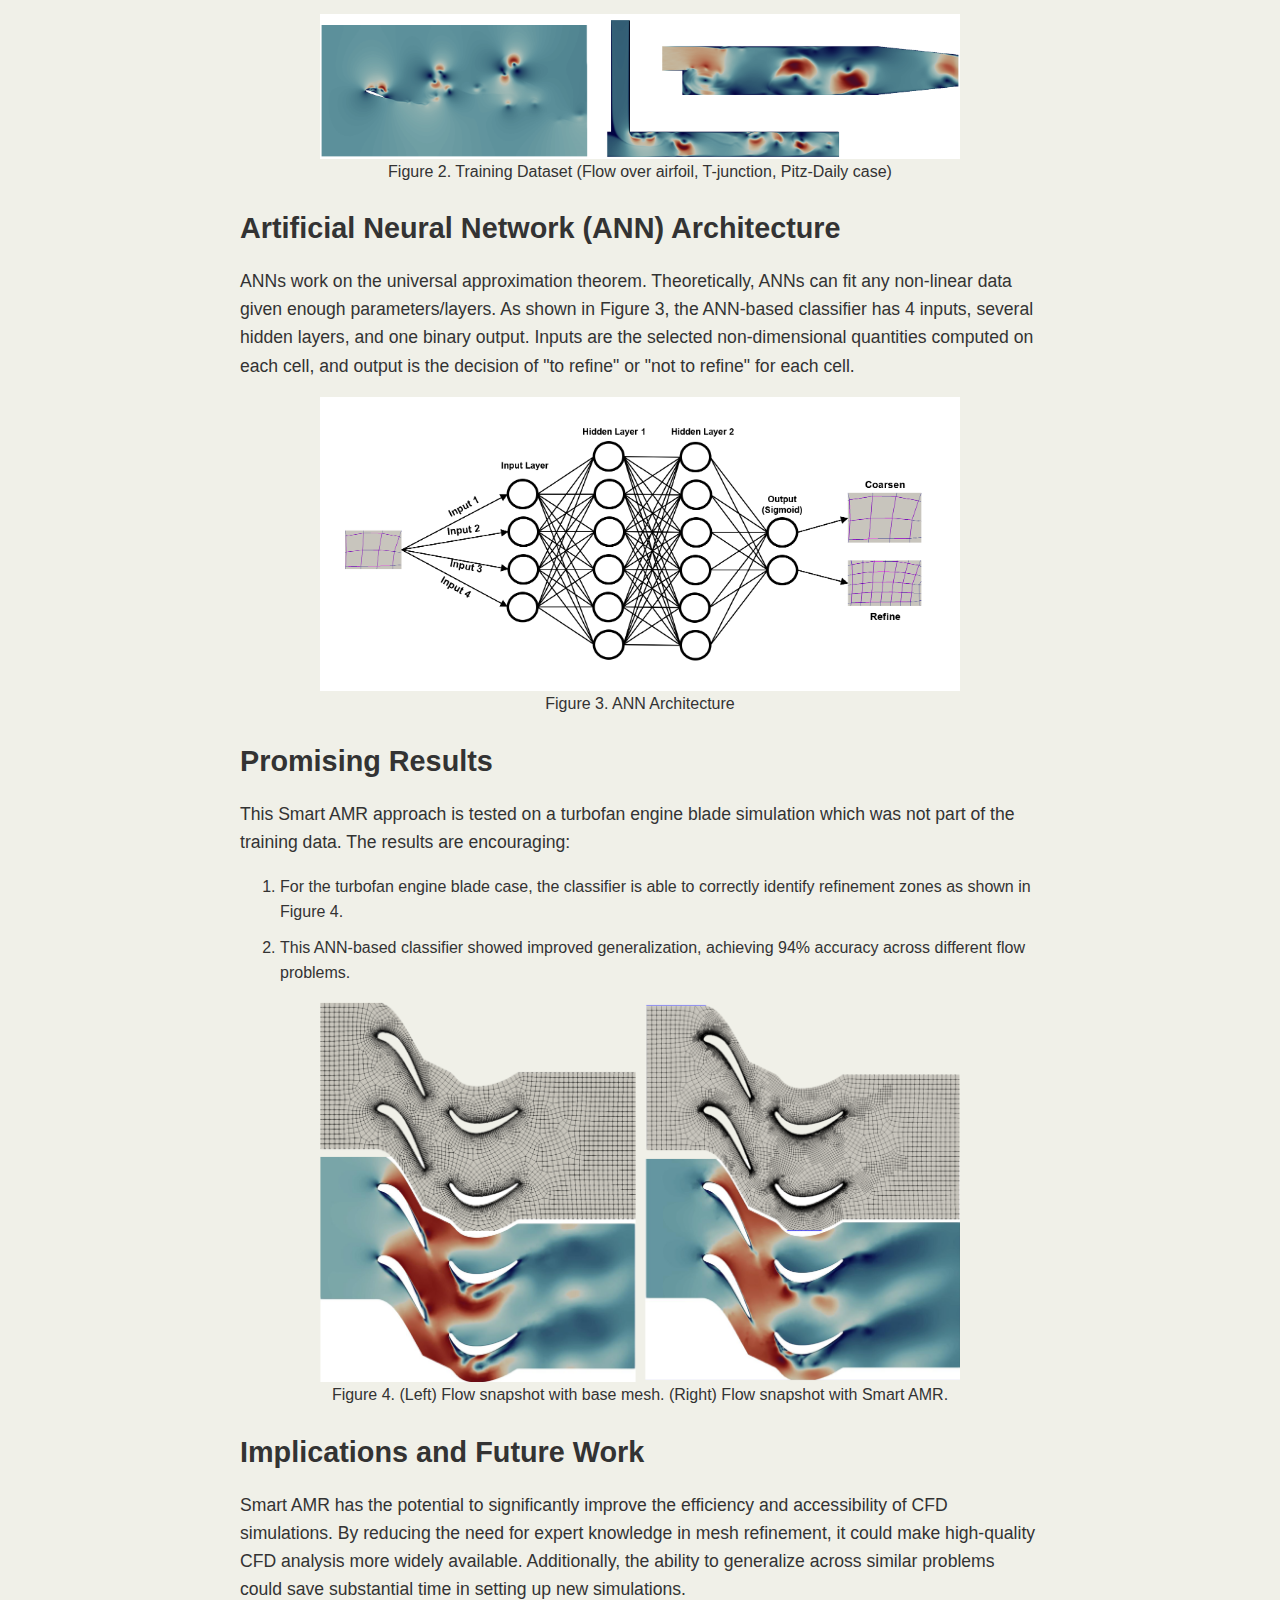
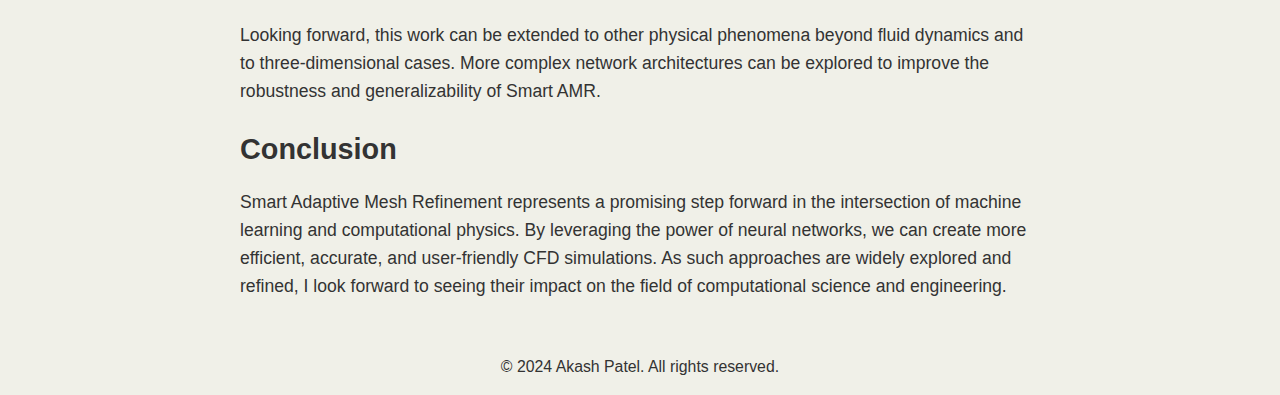
<file: assets/posts/ml-amr-webpage.html>
<!DOCTYPE html>
<html lang="en">
<head>
    <meta charset="UTF-8">
    <meta name="viewport" content="width=device-width, initial-scale=1.0">

    <meta property="og:title" content="Adaptive Mesh Refinement for CFD Using Machine Learning">
    <meta property="og:description" content="Generelizable neural network classifiers for mesh refinement predictions on several flow problems">
    <meta property="og:image" content="https://akashaero.github.io/assets/images/posts/samr_blade.png">
    <meta property="og:url" content="https://akashaero.github.io/assets/posts/ml-amr-webpage.html">
    <meta property="og:type" content="article">
    <meta property="og:site_name" content="akashaero">
    <meta property="article:author" content="Akash Patel">
    <meta name="twitter:url" content="https://akashaero.github.io/assets/posts/ml-amr-webpage.html">
    <meta name="twitter:card" content="summary_large_image">
    <meta name="twitter:site" content="@AkashAero_">
    <meta name="twitter:creator" content="@AkashAero_">
    <meta name="twitter:title" content="Adaptive Mesh Refinement for CFD Using Machine Learning">
    <meta name="twitter:description" content="Generelizable neural network classifiers for mesh refinement predictions on several flow problems">
    <meta name="twitter:image" content="https://akashaero.github.io/assets/images/posts/samr_blade.png">

    <title>Adaptive Mesh Refinement for CFD Using Machine Learning</title>
    <script src="../js/persist_dm.js"></script>
    <link rel="stylesheet" href="../../assets/css/style.css">
</head>
<body>
    <div class="container">
        <header>
            <a href="https://akashaero.github.io">
                <div class="header-content">
                    <div class="logo"><b>akashaero</b></div>
                </div>
            </a>
        </header>
        <h1>Adaptive Mesh Refinement for CFD Using Machine Learning</h1>
        <p_date><i><span id="reading-time"></span></i></p_date><br><br>
        <p_author>Akash Patel</p_author><br>
        <p_date>Jan 2021</p_date>

        <p>
            <i>* This post shows some of the research I presented in AIAA <a href="https://arc.aiaa.org/doi/abs/10.2514/6.2021-1239" target="_blank">SciTech 2021</a> and <a href="https://arc.aiaa.org/doi/abs/10.2514/6.2022-0974" target="_blank">SciTech 2022</a>.</i>
        </p>

        <p>
            Computational Fluid Dynamics (CFD) is a powerful tool for simulating and analyzing fluid flows, but it comes with a significant computational cost. One way to optimize this cost is through Adaptive Mesh Refinement (AMR), which dynamically increases mesh resolution in areas of interest while keeping it coarse elsewhere. However, traditional AMR methods often rely on user expertise and problem-specific knowledge. In this article, I will discuss a novel approach for automating the adaptive mesh refinement process using machine learning-based classifiers. I call it Smart AMR. The study performed here utilizes <strong>OpenFOAM</strong> CFD solvers and meshing framework that is coupled with <strong>TensorFlow</strong> ML framework for training/predictions.
        </p>

        <h2>What is Smart AMR?</h2>

        <p>
            Smart AMR combines classical adaptive mesh refinement techniques with machine learning to address some of the known issues in conventional approaches. The key innovation is the use of artificial neural networks (ANNs) and convolutional neural networks (CNNs) to make refinement decisions, reducing the reliance on user-defined criteria and potentially improving the generalizability of the dynamic mesh refinement process. In this post, an ANN classifier is discussed.
        </p>

        <h2>Feature Extraction for Classifier Training</h2>

        <p>
            Several normalized quantities such as velocity gradient, Q-criterion, vorticity, and a modified Δ criterion are used to capture flow features across different problems. The ability of such quantities in extracting refinement zones is evident in Figure 1.
        </p>

        <img src="../images/posts/feat_extract.png" id="Figure1" class="center">
        <figcaption><center>Figure 1. Feature Extraction Using Normalized Quantities</center></figcaption>

        <h2>Training Data</h2>
        <p>
            Features extracted from several instantaneous velocity snapshots of the flow problems shown in Figure 2 were manually analyzed to generate a labeled training dataset where for each cell, a "to refine" or "not to refine" label was generated against 4 normalized (non-dimensional) input quantities. By training on data from multiple flow problems, the generalizability of the trained model can be improved.
        </p>

        <img src="../images/posts/All_Full_Order_Probs.png" id="Figure2" class="center">
        <figcaption><center>Figure 2. Training Dataset (Flow over airfoil, T-junction, Pitz-Daily case)</center></figcaption>

        <h2>Artificial Neural Network (ANN) Architecture</h2>

        <p>
            ANNs work on the universal approximation theorem. Theoretically, ANNs can fit any non-linear data given enough parameters/layers. As shown in Figure 3, the ANN-based classifier has 4 inputs, several hidden layers, and one binary output. Inputs are the selected non-dimensional quantities computed on each cell, and output is the decision of "to refine" or "not to refine" for each cell.
        </p>

        <img src="../images/posts/NN_Arch.png" id="Figure2" class="center">
        <figcaption><center>Figure 3. ANN Architecture</center></figcaption>
        
        <h2>Promising Results</h2>
        <p>
            This Smart AMR approach is tested on a turbofan engine blade simulation which was not part of the training data. The results are encouraging:
        </p>

        <ol>
            <li>For the turbofan engine blade case, the classifier is able to correctly identify refinement zones as shown in Figure 4.</li>
            <li>This ANN-based classifier showed improved generalization, achieving 94% accuracy across different flow problems.</li>
        </ol>

        <img src="../images/posts/samr_blade.png" id="Figure2" class="center">
        <figcaption><center>Figure 4. (Left) Flow snapshot with base mesh. (Right) Flow snapshot with Smart AMR.</center></figcaption>

        <h2>Implications and Future Work</h2>

        <p>
            Smart AMR has the potential to significantly improve the efficiency and accessibility of CFD simulations. By reducing the need for expert knowledge in mesh refinement, it could make high-quality CFD analysis more widely available. Additionally, the ability to generalize across similar problems could save substantial time in setting up new simulations.
        </p>

        <p>
            Looking forward, this work can be extended to other physical phenomena beyond fluid dynamics and to three-dimensional cases. More complex network architectures can be explored to improve the robustness and generalizability of Smart AMR.
        </p>

        <h2>Conclusion</h2>

        <p>
            Smart Adaptive Mesh Refinement represents a promising step forward in the intersection of machine learning and computational physics. By leveraging the power of neural networks, we can create more efficient, accurate, and user-friendly CFD simulations. As such approaches are widely explored and refined, I look forward to seeing their impact on the field of computational science and engineering.
        </p>
    </div>

    <footer>
        <div class="footer-content">
            <p>&copy; 2024 Akash Patel. All rights reserved.</p>
        </div>
    </footer>

    <div class="dark-mode-switch" onclick="toggleDarkMode()">
        <div class="switch-thumb">☀️</div>
    </div>

    <script src="../js/scripts.js"></script>
</body>
</html>
</file>
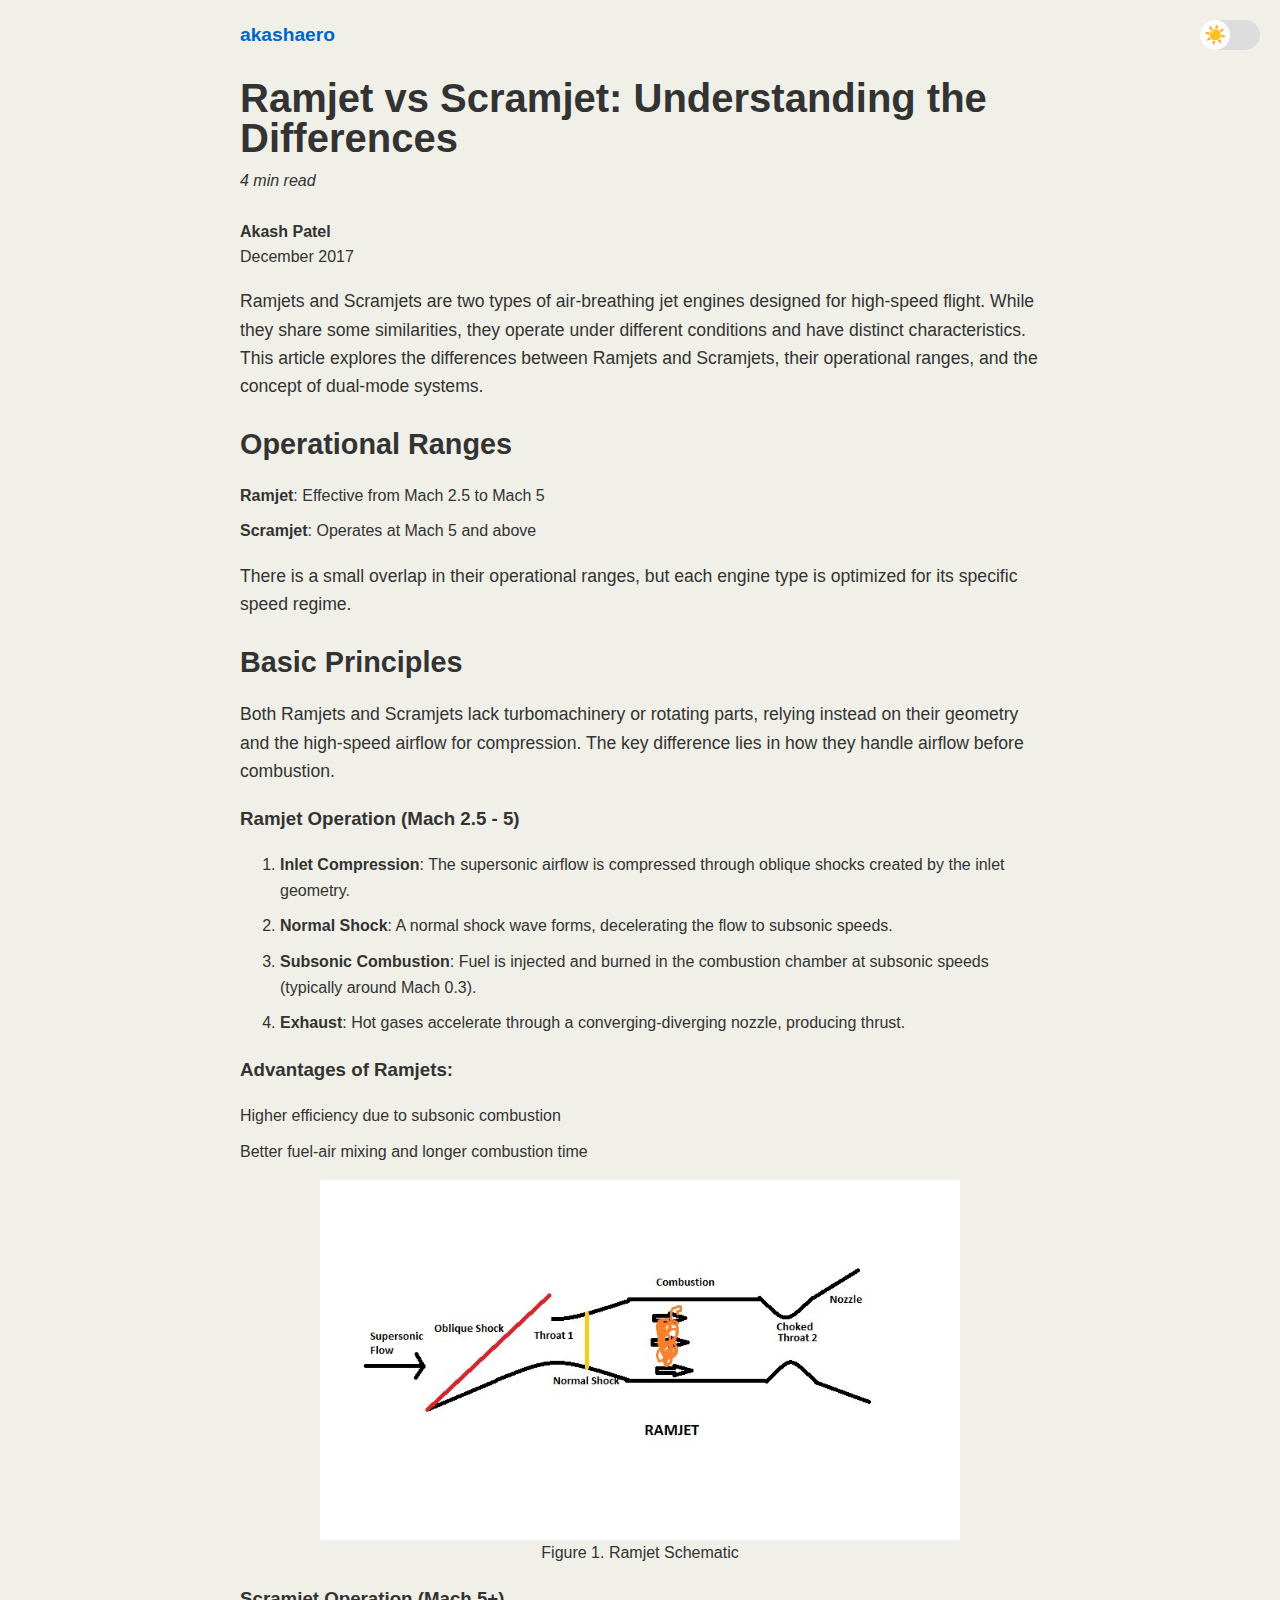
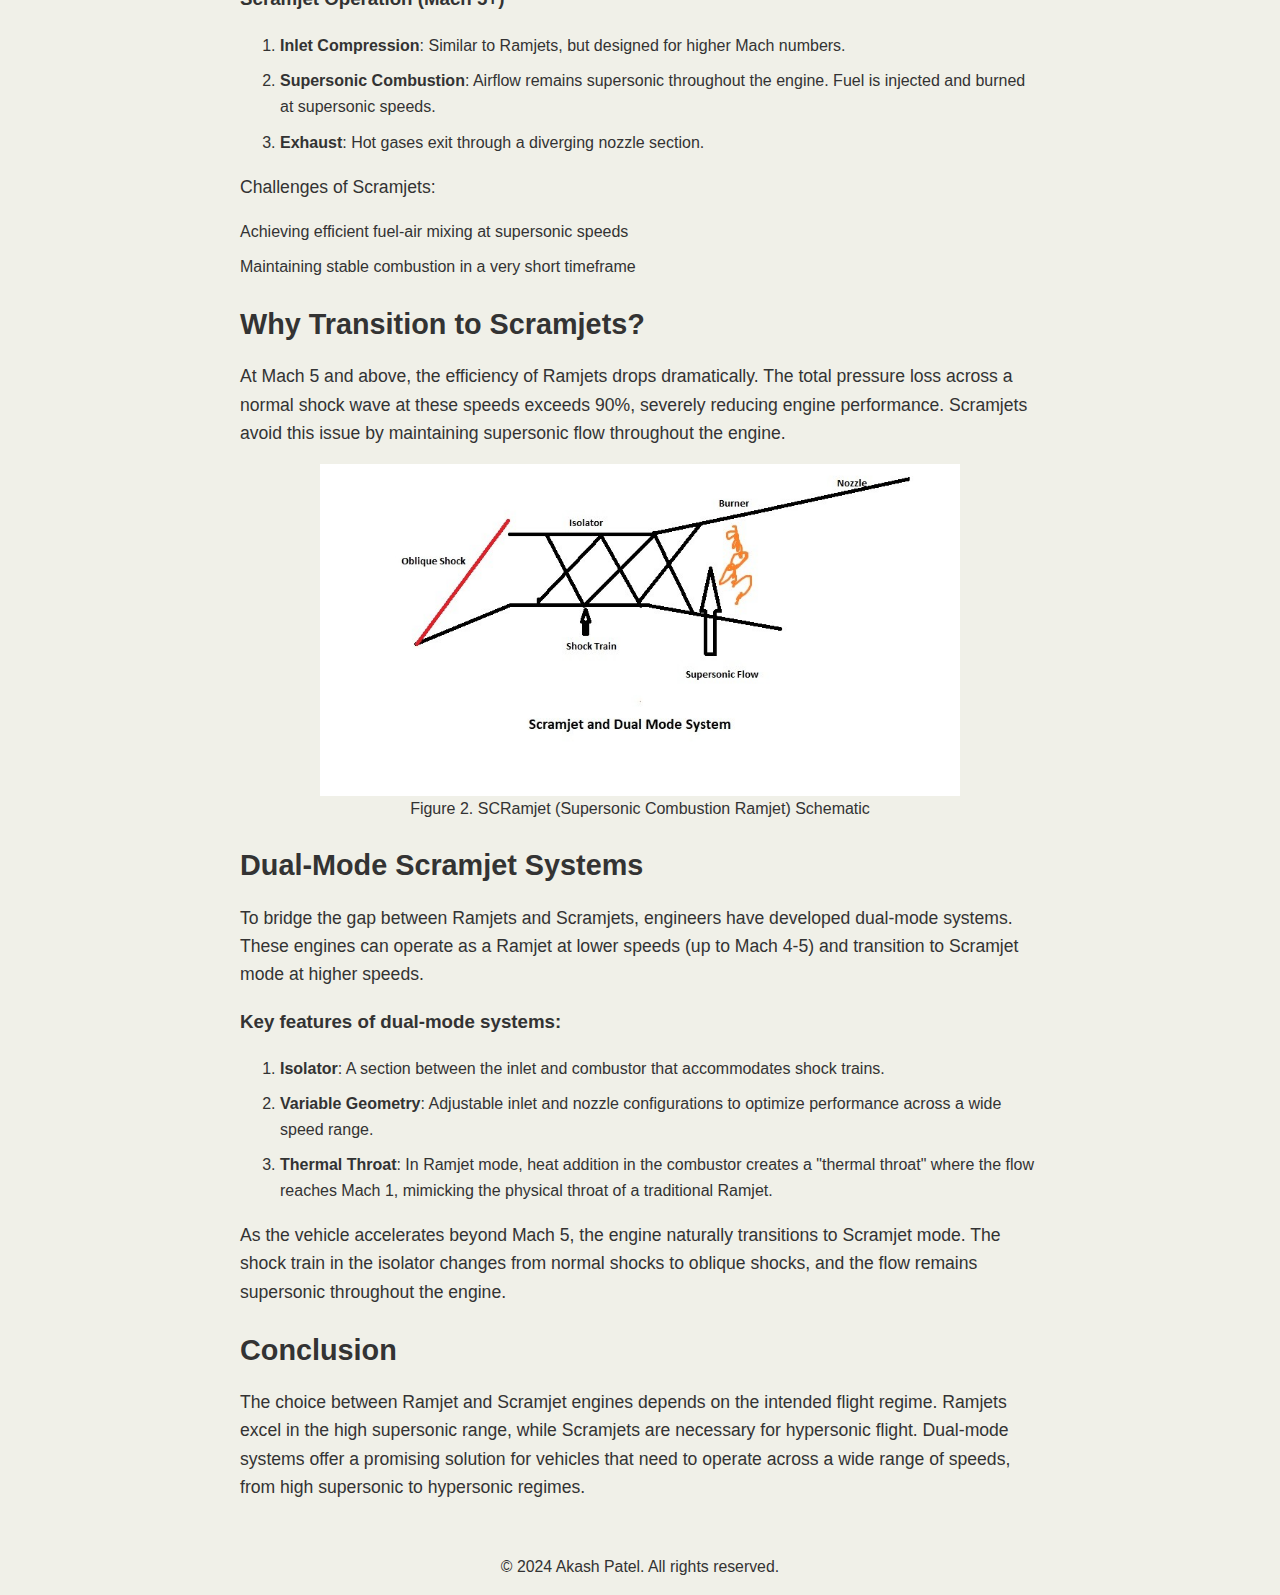
<file: assets/posts/ramjet-scramjet-webpage.html>
<!DOCTYPE html>
<html lang="en">
<head>
    <meta charset="UTF-8">
    <meta name="viewport" content="width=device-width, initial-scale=1.0">

    <meta property="og:title" content="Ramjet vs Scramjet: Understanding the Differences">
    <meta property="og:description" content="Demystifying the workings of Ramjets and Scramjets">
    <meta property="og:image" content="https://akashaero.github.io/assets/images/posts/scramjet.png">
    <meta property="og:url" content="https://akashaero.github.io/assets/posts/ramjet-scramjet-webpage.html">
    <meta property="og:type" content="article">
    <meta property="og:site_name" content="akashaero">
    <meta property="article:author" content="Akash Patel">
    <meta name="twitter:url" content="https://akashaero.github.io/assets/posts/ramjet-scramjet-webpage.html">
    <meta name="twitter:card" content="summary_large_image">
    <meta name="twitter:site" content="@AkashAero_">
    <meta name="twitter:creator" content="@AkashAero_">
    <meta name="twitter:title" content="Ramjet vs Scramjet: Understanding the Differences">
    <meta name="twitter:description" content="Demystifying the workings of Ramjets and Scramjets">
    <meta name="twitter:image" content="https://akashaero.github.io/assets/images/posts/scramjet.png">

    <title>Ramjet vs Scramjet: Understanding the Differences</title>
    <script src="../js/persist_dm.js"></script>
    <link rel="stylesheet" href="../../assets/css/style.css">
</head>
<body>
    <div class="container">
        <header>
            <a href="https://akashaero.github.io">
                <div class="header-content">
                    <div class="logo"><b>akashaero</b></div>
                </div>
            </a>
        </header>
        <h1>Ramjet vs Scramjet: Understanding the Differences</h1>
        <p_date><i><span id="reading-time"></span></i></p_date><br><br>
        <p_author>Akash Patel</p_author><br>
        <p_date>December 2017</p_date><br>

        <p>Ramjets and Scramjets are two types of air-breathing jet engines designed for high-speed flight. While they share some similarities, they operate under different conditions and have distinct characteristics. This article explores the differences between Ramjets and Scramjets, their operational ranges, and the concept of dual-mode systems.</p>

        <h2>Operational Ranges</h2>
        <ul>
            <li><strong>Ramjet</strong>: Effective from Mach 2.5 to Mach 5</li>
            <li><strong>Scramjet</strong>: Operates at Mach 5 and above</li>
        </ul>
        <p>There is a small overlap in their operational ranges, but each engine type is optimized for its specific speed regime.</p>

        <h2>Basic Principles</h2>
        <p>Both Ramjets and Scramjets lack turbomachinery or rotating parts, relying instead on their geometry and the high-speed airflow for compression. The key difference lies in how they handle airflow before combustion.</p>

        <h3>Ramjet Operation (Mach 2.5 - 5)</h3>
        <ol>
            <li><strong>Inlet Compression</strong>: The supersonic airflow is compressed through oblique shocks created by the inlet geometry.</li>
            <li><strong>Normal Shock</strong>: A normal shock wave forms, decelerating the flow to subsonic speeds.</li>
            <li><strong>Subsonic Combustion</strong>: Fuel is injected and burned in the combustion chamber at subsonic speeds (typically around Mach 0.3).</li>
            <li><strong>Exhaust</strong>: Hot gases accelerate through a converging-diverging nozzle, producing thrust.</li>
        </ol>

        <h3>Advantages of Ramjets:</h3>
        <ul>
            <li>Higher efficiency due to subsonic combustion</li>
            <li>Better fuel-air mixing and longer combustion time</li>
        </ul>

        <img src="../images/posts/ramjet.png" alt="ramjet" class="center">
        <figcaption><center>Figure 1. Ramjet Schematic</center></figcaption>

        <h3>Scramjet Operation (Mach 5+)</h3>
        <ol>
            <li><strong>Inlet Compression</strong>: Similar to Ramjets, but designed for higher Mach numbers.</li>
            <li><strong>Supersonic Combustion</strong>: Airflow remains supersonic throughout the engine. Fuel is injected and burned at supersonic speeds.</li>
            <li><strong>Exhaust</strong>: Hot gases exit through a diverging nozzle section.</li>
        </ol>

        <p>Challenges of Scramjets:</p>
        <ul>
            <li>Achieving efficient fuel-air mixing at supersonic speeds</li>
            <li>Maintaining stable combustion in a very short timeframe</li>
        </ul>

        <h2>Why Transition to Scramjets?</h2>
        <p>At Mach 5 and above, the efficiency of Ramjets drops dramatically. The total pressure loss across a normal shock wave at these speeds exceeds 90%, severely reducing engine performance. Scramjets avoid this issue by maintaining supersonic flow throughout the engine.</p>

        <img src="../images/posts/scramjet.png" alt="scramjet" class="center">
        <figcaption><center>Figure 2. SCRamjet (Supersonic Combustion Ramjet) Schematic</center></figcaption>

        <h2>Dual-Mode Scramjet Systems</h2>
        <p>To bridge the gap between Ramjets and Scramjets, engineers have developed dual-mode systems. These engines can operate as a Ramjet at lower speeds (up to Mach 4-5) and transition to Scramjet mode at higher speeds.</p>

        <h3>Key features of dual-mode systems:</h3>
        <ol>
            <li><strong>Isolator</strong>: A section between the inlet and combustor that accommodates shock trains.</li>
            <li><strong>Variable Geometry</strong>: Adjustable inlet and nozzle configurations to optimize performance across a wide speed range.</li>
            <li><strong>Thermal Throat</strong>: In Ramjet mode, heat addition in the combustor creates a "thermal throat" where the flow reaches Mach 1, mimicking the physical throat of a traditional Ramjet.</li>
        </ol>

        <p>As the vehicle accelerates beyond Mach 5, the engine naturally transitions to Scramjet mode. The shock train in the isolator changes from normal shocks to oblique shocks, and the flow remains supersonic throughout the engine.</p>

        <h2>Conclusion</h2>
        <p>The choice between Ramjet and Scramjet engines depends on the intended flight regime. Ramjets excel in the high supersonic range, while Scramjets are necessary for hypersonic flight. Dual-mode systems offer a promising solution for vehicles that need to operate across a wide range of speeds, from high supersonic to hypersonic regimes.</p>
    </div>

    <footer>
        <div class="footer-content">
            <p>&copy; 2024 Akash Patel. All rights reserved.</p>
        </div>
    </footer>

    <div class="dark-mode-switch" onclick="toggleDarkMode()">
        <div class="switch-thumb">☀️</div>
    </div>

    <script src="../js/scripts.js"></script>
</body>
</html>
</file>
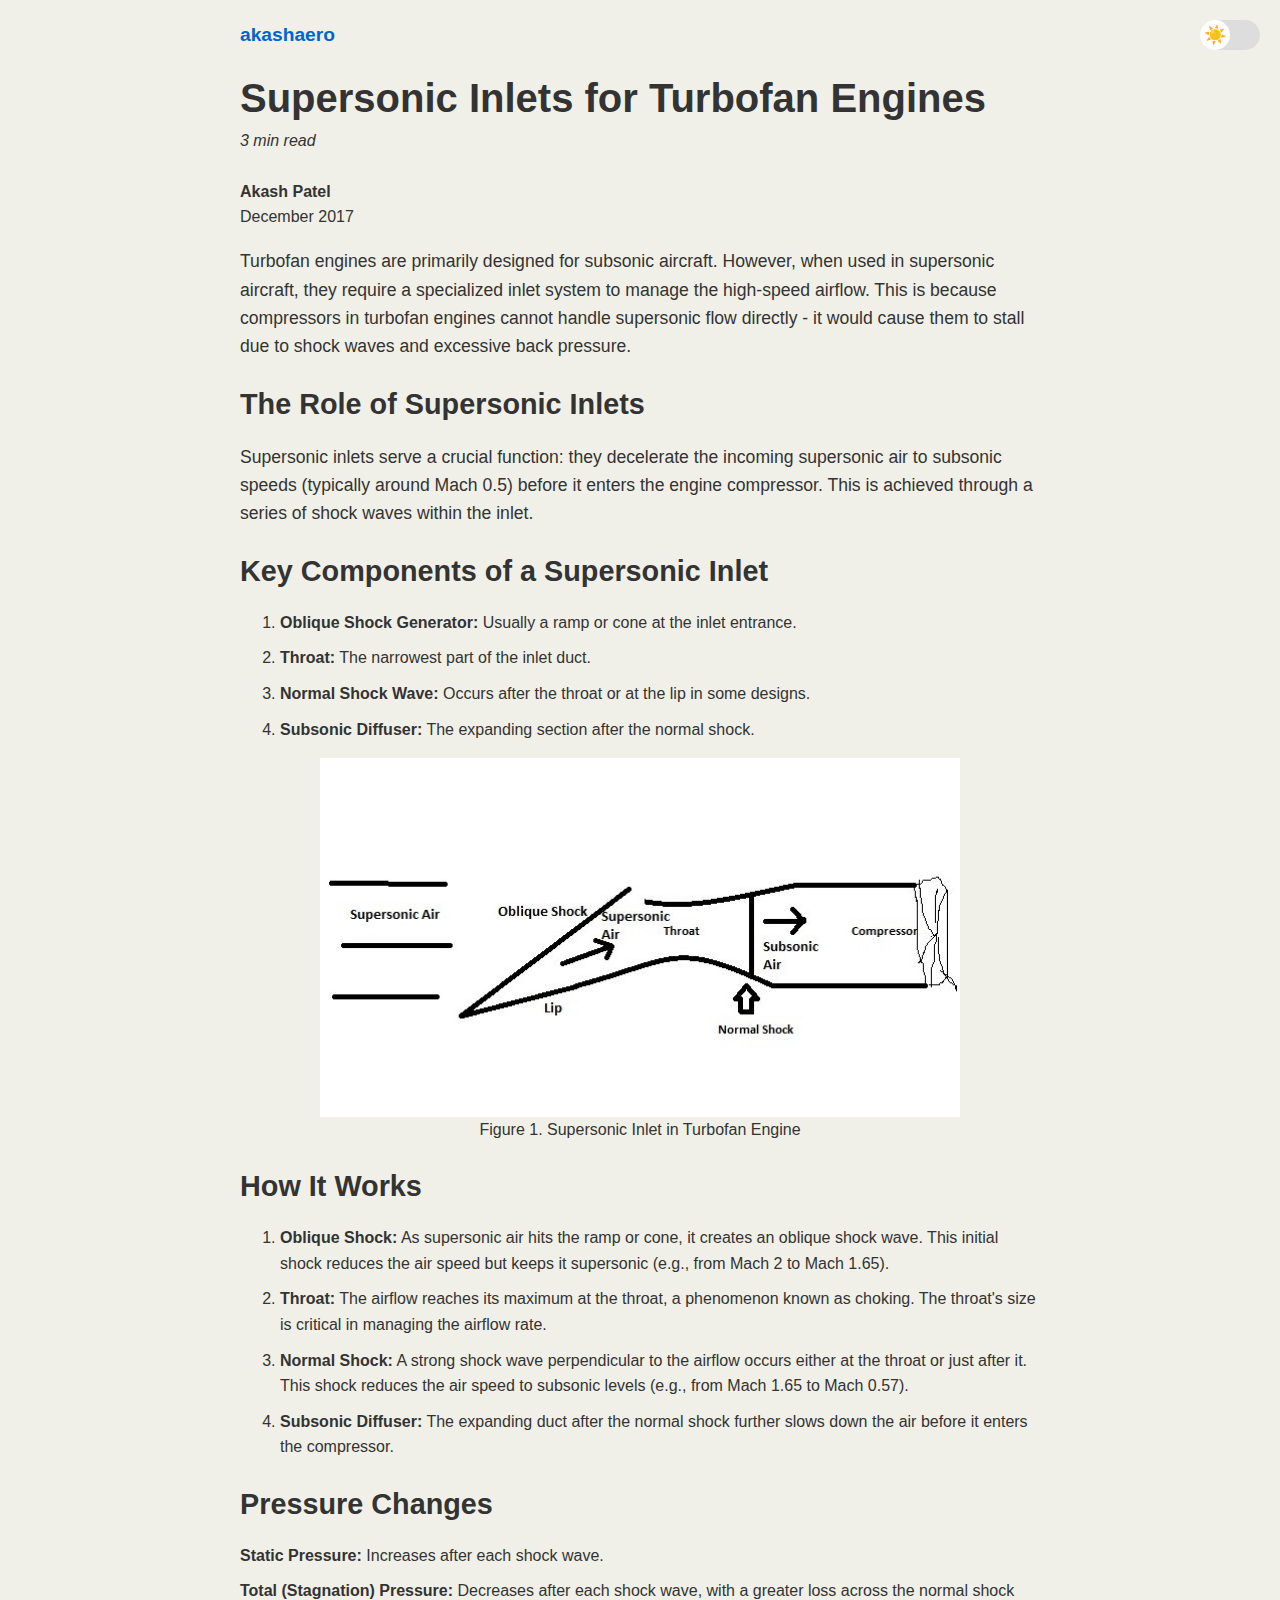
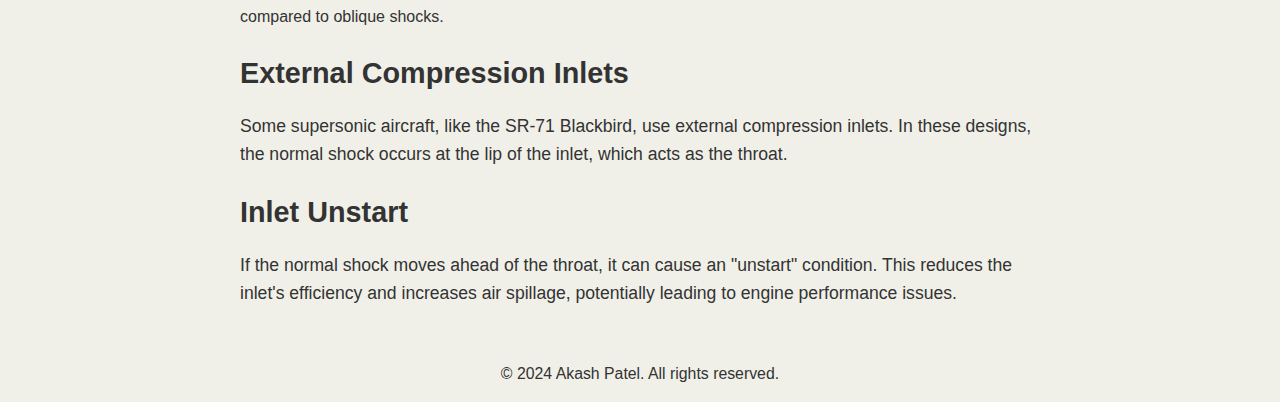
<file: assets/posts/supersonic-inlet-webpage.html>
<!DOCTYPE html>
<html lang="en">
<head>
    <meta charset="UTF-8">
    <meta name="viewport" content="width=device-width, initial-scale=1.0">

    <meta property="og:title" content="Supersonic Inlets for Turbofan Engines">
    <meta property="og:description" content="On the need of supersonic inlets for the turbofan engines">
    <meta property="og:image" content="https://akashaero.github.io/assets/images/posts/supersonic-inlet.png">
    <meta property="og:url" content="https://akashaero.github.io/assets/posts/supersonic-inlet-webpage.html">
    <meta property="og:type" content="article">
    <meta property="og:site_name" content="akashaero">
    <meta property="article:author" content="Akash Patel">
    <meta name="twitter:url" content="https://akashaero.github.io/assets/posts/supersonic-inlet-webpage.html">
    <meta name="twitter:card" content="summary_large_image">
    <meta name="twitter:site" content="@AkashAero_">
    <meta name="twitter:creator" content="@AkashAero_">
    <meta name="twitter:title" content="Supersonic Inlets for Turbofan Engines">
    <meta name="twitter:description" content="On the need of supersonic inlets for the turbofan engines">
    <meta name="twitter:image" content="https://akashaero.github.io/assets/images/posts/supersonic-inlet.png">

    <title>Supersonic Inlets for Turbofan Engines</title>
    <script src="../js/persist_dm.js"></script>
    <link rel="stylesheet" href="../../assets/css/style.css">
</head>
<body>
    <div class="container">
        <header>
            <a href="https://akashaero.github.io">
                <div class="header-content">
                    <div class="logo"><b>akashaero</b></div>
                </div>
            </a>
        </header>
        <h1>Supersonic Inlets for Turbofan Engines</h1>
        <p_date><i><span id="reading-time"></span></i></p_date><br><br>
        <p_author><strong>Akash Patel</strong></p_author><br>
        <p_date>December 2017</p_date><br>

        <p>Turbofan engines are primarily designed for subsonic aircraft. However, when used in supersonic aircraft, they require a specialized inlet system to manage the high-speed airflow. This is because compressors in turbofan engines cannot handle supersonic flow directly - it would cause them to stall due to shock waves and excessive back pressure.</p>

        <h2>The Role of Supersonic Inlets</h2>
        <p>Supersonic inlets serve a crucial function: they decelerate the incoming supersonic air to subsonic speeds (typically around Mach 0.5) before it enters the engine compressor. This is achieved through a series of shock waves within the inlet.</p>

        <h2>Key Components of a Supersonic Inlet</h2>
        <ol>
            <li><strong>Oblique Shock Generator:</strong> Usually a ramp or cone at the inlet entrance.</li>
            <li><strong>Throat:</strong> The narrowest part of the inlet duct.</li>
            <li><strong>Normal Shock Wave:</strong> Occurs after the throat or at the lip in some designs.</li>
            <li><strong>Subsonic Diffuser:</strong> The expanding section after the normal shock.</li>
        </ol>

        <img src="../images/posts/supersonic-inlet.png" alt="inlet" class="center">
        <figcaption><center>Figure 1. Supersonic Inlet in Turbofan Engine</center></figcaption>

        <h2>How It Works</h2>
        <ol>
            <li><strong>Oblique Shock:</strong> As supersonic air hits the ramp or cone, it creates an oblique shock wave. This initial shock reduces the air speed but keeps it supersonic (e.g., from Mach 2 to Mach 1.65).</li>
            <li><strong>Throat:</strong> The airflow reaches its maximum at the throat, a phenomenon known as choking. The throat's size is critical in managing the airflow rate.</li>
            <li><strong>Normal Shock:</strong> A strong shock wave perpendicular to the airflow occurs either at the throat or just after it. This shock reduces the air speed to subsonic levels (e.g., from Mach 1.65 to Mach 0.57).</li>
            <li><strong>Subsonic Diffuser:</strong> The expanding duct after the normal shock further slows down the air before it enters the compressor.</li>
        </ol>

        <h2>Pressure Changes</h2>
        <ul>
            <li><strong>Static Pressure:</strong> Increases after each shock wave.</li>
            <li><strong>Total (Stagnation) Pressure:</strong> Decreases after each shock wave, with a greater loss across the normal shock compared to oblique shocks.</li>
        </ul>

        <h2>External Compression Inlets</h2>
        <p>Some supersonic aircraft, like the SR-71 Blackbird, use external compression inlets. In these designs, the normal shock occurs at the lip of the inlet, which acts as the throat.</p>

        <h2>Inlet Unstart</h2>
        <p>If the normal shock moves ahead of the throat, it can cause an "unstart" condition. This reduces the inlet's efficiency and increases air spillage, potentially leading to engine performance issues.</p>
    </div>

    <footer>
        <div class="footer-content">
            <p>&copy; 2024 Akash Patel. All rights reserved.</p>
        </div>
    </footer>

    <div class="dark-mode-switch" onclick="toggleDarkMode()">
        <div class="switch-thumb">☀️</div>
    </div>

    <script src="../js/scripts.js"></script>
</body>
</html>
</file>
<file: assets/css/style.css>
:root {
    --bg-color: #f0f0e8;
    --text-color: #333;
    --link-color: #0066cc;
    --hover-color: #004080;
}

body {
    font-family: 'Segoe UI', Tahoma, Geneva, Verdana, sans-serif;
    background-color: var(--bg-color);
    color: var(--text-color);
    line-height: 1.6;
    margin: 0;
    padding: 0;
    transition: background-color 0.3s, color 0.3s;
    display: flex;
    flex-direction: column;
    min-height: 100vh;
    overflow-x: hidden;
}

.logo {
    font-size: 1.2rem;
    font-weight: bold;
}

.container {
    max-width: 800px;
    margin: 0 auto;
    padding: 20px;
    flex-grow: 1;
}

.container {
    max-width: 800px;
    margin: 0 auto;
    padding: 20px;
}

h1 {
    font-size: 2.5em;
    margin-bottom: 10px;
    line-height:1.0;
}

p {
    font-size: 1.1em;
    /* margin:0; */
}

p_date {
    font-size: 1.0em;
    margin: 0px;
}

p_author {
    font-size: 1.0em;
    margin: 0px;
    font-weight: bold;
}

h2 {
    font-size: 1.8em;
    margin-top: 30px;
    line-height:1.0;
}

a {
    color: var(--link-color);
    text-decoration: none;
    transition: color 0.3s;
}

a:hover {
    color: var(--hover-color);
}

ul {
    list-style-type: none;
    padding-left: 0;
}

li {
    margin-bottom: 10px;
}

.social-links {
    display: flex;
    justify-content: center;
    gap: 20px;
    margin-bottom: 30px;
}

.project-media {
    display: flex;
    gap: 10px;
    margin-top: 10px;
}

.project-media img {
    width: 100px;
    height: 75px;
    object-fit: cover;
    border-radius: 5px;
}

.dark-mode-switch {
    position: absolute;
    top: 20px;
    right: 20px;
    width: 60px;
    height: 30px;
    background-color: #ddd;
    border-radius: 15px;
    cursor: pointer;
    display: flex;
    align-items: center;
    transition: background-color 0.3s;
}

.switch-thumb {
    width: 30px;
    height: 30px;
    background-color: white;
    border-radius: 50%;
    display: flex;
    justify-content: center;
    align-items: center;
    font-size: 18px;
    transition: transform 0.3s;
}

.dark-mode {
    --bg-color: #333;
/*     --bg-color: #121212; */
    --text-color: #fafafa;
    --link-color: #66b3ff;
    --hover-color: #99ccff;
}

.dark-mode .dark-mode-switch {
    background-color: #555;
}

.dark-mode .switch-thumb {
    transform: translateX(35px);
    background-color: #333;
}

footer {
    text-align: center;
    margin-top: auto;
}

.footer-content {
    font-size: 0.9rem;
    max-width: 600px;
    margin: 0 auto;
    padding: 0 20px;
}

@media (max-width: 600px) {
    .container {
        padding: 10px;
    }

    h1 {
        font-size: 2em;
    }

    h2 {
        font-size: 1.5em;
    }

    .project-media img {
        width: 80px;
        height: 60px;
    }
}

.center {
    display: block;
    margin-left: auto;
    margin-right: auto;
    width: 80%;
}

/* Show light mode Github logo by default */
.github-link .light-mode-img {
    display: inline-block;
}
.github-link .dark-mode-img {
    display: none;
}

/* Switch dark mode Github logo when dark mode is active */
.dark-mode .github-link .light-mode-img {
    display: none;
}
.dark-mode .github-link .dark-mode-img {
    display: inline-block;
}


/* Show light mode Twitter logo by default */
.twitter-link .light-mode-img {
    display: inline-block;
}
.twitter-link .dark-mode-img {
    display: none;
}

/* Switch dark mode Twitter logo when dark mode is active */
.dark-mode .twitter-link .light-mode-img {
    display: none;
}
.dark-mode .twitter-link .dark-mode-img {
    display: inline-block;
}
</file>
